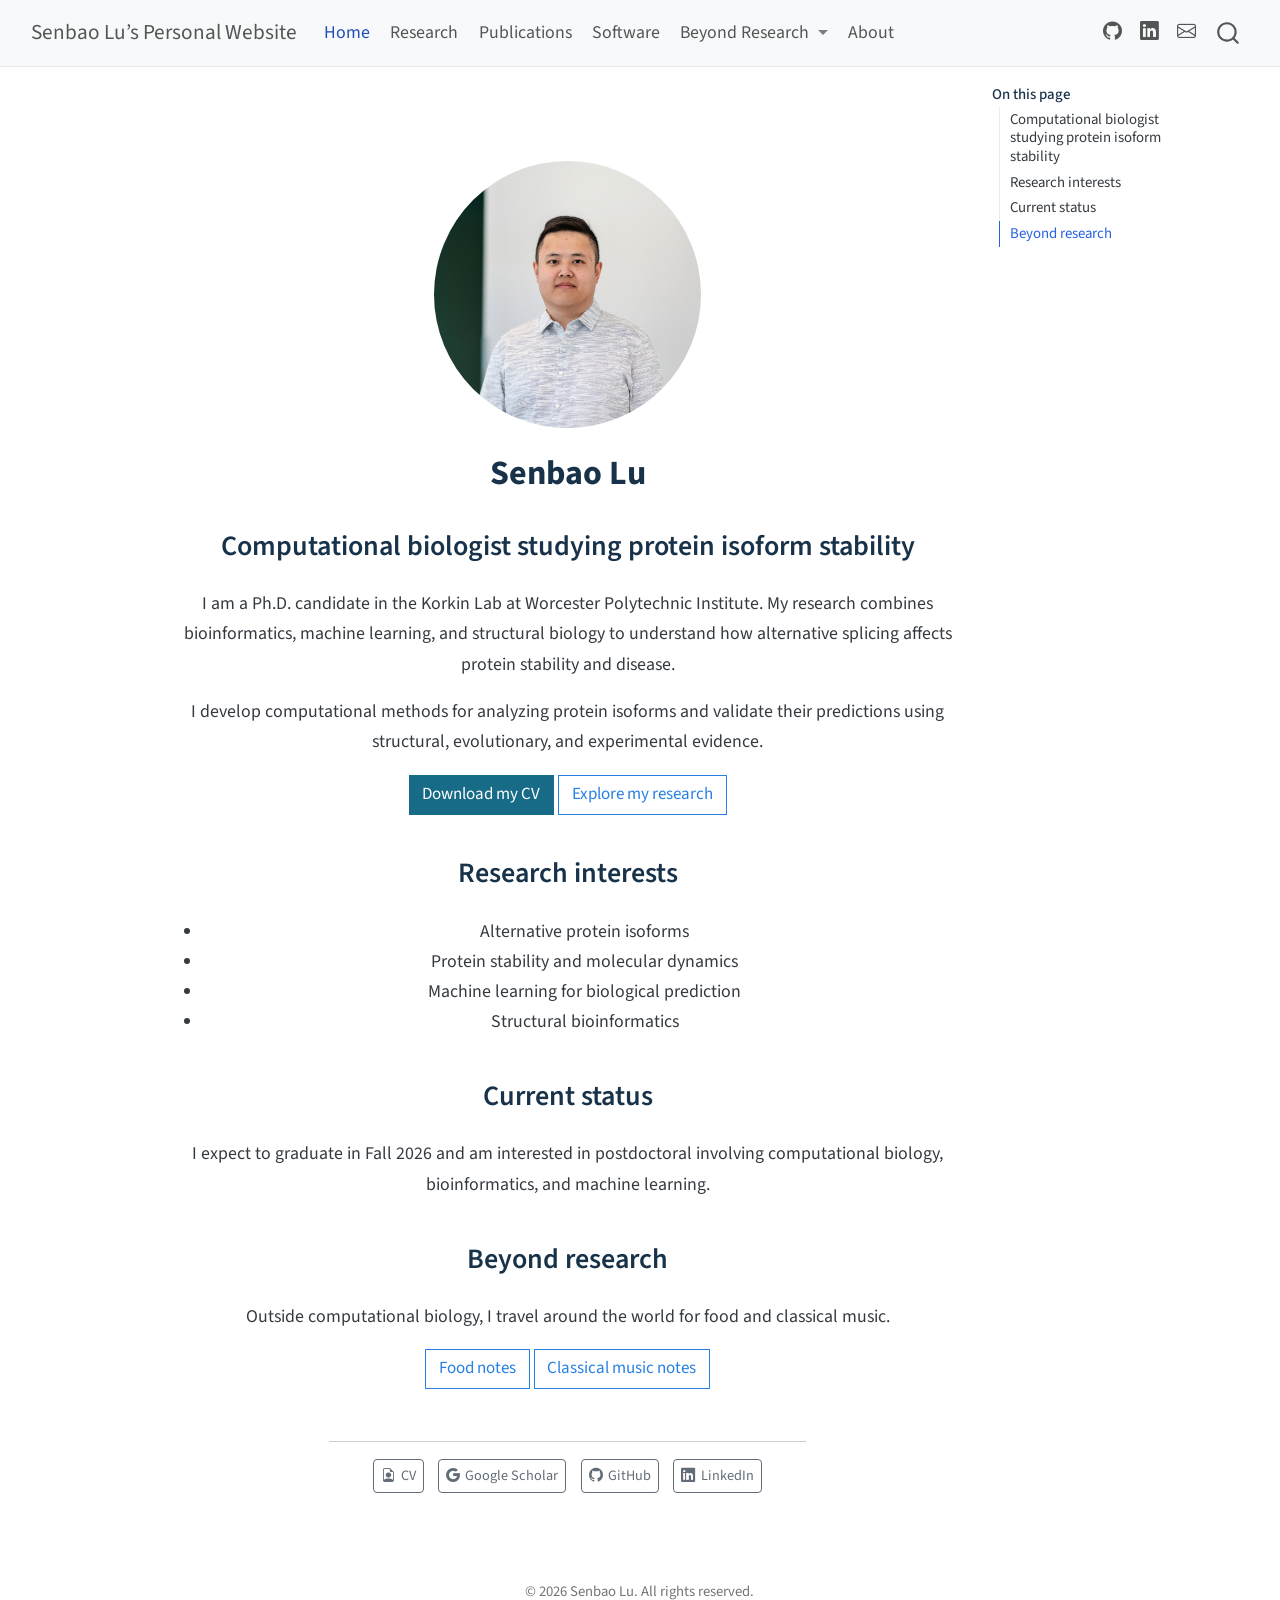
<file: docs/index.html>
<!DOCTYPE html>
<html xmlns="http://www.w3.org/1999/xhtml" lang="en" xml:lang="en"><head>

<meta charset="utf-8">
<meta name="generator" content="quarto-1.10.18">

<meta name="viewport" content="width=device-width, initial-scale=1.0, user-scalable=yes">


<title>Senbao Lu – Senbao Lu’s Personal Website</title>
<style>
/* Default styles provided by pandoc.
** See https://pandoc.org/MANUAL.html#variables-for-html for config info.
*/
span.smallcaps{font-variant: small-caps;}
div.columns{display: flex; gap: 1.5em;}
div.column{flex: auto;}
@media screen {
div.columns{gap: min(4vw, 1.5em);}
div.column{overflow-x: auto;}
}
div.hanging-indent{margin-left: 1.5em; text-indent: -1.5em;}
ul.task-list{list-style: none;}
ul.task-list li input[type="checkbox"] {
  width: 0.8em;
  margin: 0 0.8em 0.2em -1em; /* quarto-specific, see https://github.com/quarto-dev/quarto-cli/issues/4556 */ 
  vertical-align: middle;
}
</style>


<script src="site_libs/quarto-nav/quarto-nav.js"></script>
<script src="site_libs/quarto-nav/headroom.min.js"></script>
<script src="site_libs/clipboard/clipboard.min.js"></script>
<script src="site_libs/quarto-search/autocomplete.umd.js"></script>
<script src="site_libs/quarto-search/fuse.min.js"></script>
<script src="site_libs/quarto-search/quarto-search.js"></script>
<meta name="quarto:offset" content="./">
<script src="site_libs/quarto-html/quarto.js" type="module"></script>
<script src="site_libs/quarto-html/tabsets/tabsets.js" type="module"></script>
<script src="site_libs/quarto-html/popper.min.js"></script>
<script src="site_libs/quarto-html/tippy.umd.min.js"></script>
<link href="site_libs/quarto-html/tippy.css" rel="stylesheet">
<link href="site_libs/quarto-html/quarto-syntax-highlighting-64a204ab8560d761af7679ceaba22944.css" rel="stylesheet" id="quarto-text-highlighting-styles">
<script src="site_libs/bootstrap/bootstrap.min.js"></script>
<link href="site_libs/bootstrap/bootstrap-icons.css" rel="stylesheet">
<link href="site_libs/bootstrap/bootstrap-445b8638c3d06994fee0907d791121c4.min.css" rel="stylesheet" append-hash="true" id="quarto-bootstrap" data-mode="light">
<script id="quarto-search-options" type="application/json">{
  "location": "navbar",
  "copy-button": false,
  "collapse-after": 3,
  "panel-placement": "end",
  "type": "overlay",
  "limit": 50,
  "keyboard-shortcut": [
    "f",
    "/",
    "s"
  ],
  "show-item-context": false,
  "language": {
    "search-no-results-text": "No results",
    "search-matching-documents-text": "matching documents",
    "search-copy-link-title": "Copy link to search",
    "search-hide-matches-text": "Hide additional matches",
    "search-more-match-text": "more match in this document",
    "search-more-matches-text": "more matches in this document",
    "search-clear-button-title": "Clear",
    "search-text-placeholder": "",
    "search-detached-cancel-button-title": "Cancel",
    "search-submit-button-title": "Submit",
    "search-label": "Search"
  }
}</script>
<style>html{ scroll-behavior: smooth; }</style>


<link rel="stylesheet" href="styles.css">
</head>

<body class="nav-fixed quarto-light">

<div id="quarto-search-results"></div>
  <header id="quarto-header" class="headroom fixed-top">
    <nav class="navbar navbar-expand-lg " data-bs-theme="dark">
      <div class="navbar-container container-fluid">
      <div class="navbar-brand-container mx-auto">
    <a class="navbar-brand" href="./index.html">
    <span class="navbar-title">Senbao Lu’s Personal Website</span>
    </a>
  </div>
            <div id="quarto-search" class="" title="Search"></div>
          <button class="navbar-toggler" type="button" data-bs-toggle="collapse" data-bs-target="#navbarCollapse" aria-controls="navbarCollapse" role="menu" aria-expanded="false" aria-label="Toggle navigation" onclick="if (window.quartoToggleHeadroom) { window.quartoToggleHeadroom(); }">
  <span class="navbar-toggler-icon"></span>
</button>
          <div class="collapse navbar-collapse" id="navbarCollapse">
            <ul class="navbar-nav navbar-nav-scroll me-auto">
  <li class="nav-item">
    <a class="nav-link active" href="./index.html" aria-current="page"> 
<span class="menu-text">Home</span></a>
  </li>  
  <li class="nav-item">
    <a class="nav-link" href="./research.html"> 
<span class="menu-text">Research</span></a>
  </li>  
  <li class="nav-item">
    <a class="nav-link" href="./publications.html"> 
<span class="menu-text">Publications</span></a>
  </li>  
  <li class="nav-item">
    <a class="nav-link" href="./software.html"> 
<span class="menu-text">Software</span></a>
  </li>  
  <li class="nav-item dropdown ">
    <a class="nav-link dropdown-toggle" href="#" id="nav-menu-beyond-research" role="link" data-bs-toggle="dropdown" aria-expanded="false">
 <span class="menu-text">Beyond Research</span>
    </a>
    <ul class="dropdown-menu" aria-labelledby="nav-menu-beyond-research">    
        <li>
    <a class="dropdown-item" href="./food/index.html">
 <span class="dropdown-text">Food</span></a>
  </li>  
        <li>
    <a class="dropdown-item" href="./music/index.html">
 <span class="dropdown-text">Classical Music</span></a>
  </li>  
    </ul>
  </li>
  <li class="nav-item">
    <a class="nav-link" href="./about.html"> 
<span class="menu-text">About</span></a>
  </li>  
</ul>
            <ul class="navbar-nav navbar-nav-scroll ms-auto">
  <li class="nav-item compact">
    <a class="nav-link" href="https://github.com/samlux"> <i class="bi bi-github" role="img">
</i> 
<span class="menu-text"></span></a>
  </li>  
  <li class="nav-item compact">
    <a class="nav-link" href="https://www.linkedin.com/in/senbaolu"> <i class="bi bi-linkedin" role="img">
</i> 
<span class="menu-text"></span></a>
  </li>  
  <li class="nav-item compact">
    <a class="nav-link" href="mailto:slu3@wpi.edu"> <i class="bi bi-envelope" role="img">
</i> 
<span class="menu-text"></span></a>
  </li>  
</ul>
          </div> <!-- /navcollapse -->
            <div class="quarto-navbar-tools">
</div>
      </div> <!-- /container-fluid -->
    </nav>
</header>
<!-- content -->
<div id="quarto-content" class="quarto-container page-columns page-rows-contents page-layout-article page-navbar">
<!-- sidebar -->
<!-- margin-sidebar -->
    <div id="quarto-margin-sidebar" class="sidebar margin-sidebar">
        <nav id="TOC" role="doc-toc" class="toc-active">
    <h2 id="toc-title">On this page</h2>
  <ul>
  <li><a href="#computational-biologist-studying-protein-isoform-stability" id="toc-computational-biologist-studying-protein-isoform-stability" class="nav-link active" data-scroll-target="#computational-biologist-studying-protein-isoform-stability">Computational biologist studying protein isoform stability</a></li>
  <li><a href="#research-interests" id="toc-research-interests" class="nav-link" data-scroll-target="#research-interests">Research interests</a></li>
  <li><a href="#current-status" id="toc-current-status" class="nav-link" data-scroll-target="#current-status">Current status</a></li>
  <li><a href="#beyond-research" id="toc-beyond-research" class="nav-link" data-scroll-target="#beyond-research">Beyond research</a></li>
  </ul>
</nav>
    </div>
<!-- main -->
<div class="quarto-about-jolla">
  <img src="images/Headshot.JPG" class="about-image
  round " style="height: 15em; width: 15em;">
 <header id="title-block-header" class="quarto-title-block default">
<div class="quarto-title">
<h1 class="title">Senbao Lu</h1>
</div>
<div class="quarto-title-meta">
  </div>
</header><main class="content" id="quarto-document-content">

<section id="computational-biologist-studying-protein-isoform-stability" class="level2">
<h2 data-anchor-id="computational-biologist-studying-protein-isoform-stability">Computational biologist studying protein isoform stability</h2>
<p>I am a Ph.D.&nbsp;candidate in the Korkin Lab at Worcester Polytechnic Institute. My research combines bioinformatics, machine learning, and structural biology to understand how alternative splicing affects protein stability and disease.</p>
<p>I develop computational methods for analyzing protein isoforms and validate their predictions using structural, evolutionary, and experimental evidence.</p>
<p><a href="files/SenbaoLu_CV.pdf" class="btn btn-primary">Download my CV</a> <a href="./research.html" class="btn btn-outline-primary">Explore my research</a></p>
</section>
<section id="research-interests" class="level2">
<h2 data-anchor-id="research-interests">Research interests</h2>
<ul>
<li>Alternative protein isoforms</li>
<li>Protein stability and molecular dynamics</li>
<li>Machine learning for biological prediction</li>
<li>Structural bioinformatics</li>
</ul>
</section>
<section id="current-status" class="level2">
<h2 data-anchor-id="current-status">Current status</h2>
<p>I expect to graduate in Fall 2026 and am interested in postdoctoral involving computational biology, bioinformatics, and machine learning.</p>
</section>
<section id="beyond-research" class="level2">
<h2 data-anchor-id="beyond-research">Beyond research</h2>
<p>Outside computational biology, I travel around the world for food and classical music.</p>
<p><a href="./food/index.html" class="btn btn-outline-primary">Food notes</a> <a href="./music/index.html" class="btn btn-outline-primary">Classical music notes</a></p>


</section>
</main> 
  <hr class="about-sep">
   <div class="about-links">
  <a href="/files/SenbaoLu_CV.pdf" class="about-link" rel="" target="">
    <i class="bi bi-file-earmark-person"></i>
     <span class="about-link-text">CV</span>
  </a>
  <a href="https://scholar.google.com/citations?user=M4q8jucAAAAJ&amp;hl=en" class="about-link" rel="" target="">
    <i class="bi bi-google"></i>
     <span class="about-link-text">Google Scholar</span>
  </a>
  <a href="https://github.com/samlux" class="about-link" rel="" target="">
    <i class="bi bi-github"></i>
     <span class="about-link-text">GitHub</span>
  </a>
  <a href="https://www.linkedin.com/in/senbaolu" class="about-link" rel="" target="">
    <i class="bi bi-linkedin"></i>
     <span class="about-link-text">LinkedIn</span>
  </a>
</div>
</div>
 <!-- /main -->
<script id="quarto-html-after-body" type="application/javascript">
  window.document.addEventListener("DOMContentLoaded", function (event) {
    const isCodeAnnotation = (el) => {
      for (const clz of el.classList) {
        if (clz.startsWith('code-annotation-')) {                     
          return true;
        }
      }
      return false;
    }
    const onCopySuccess = function(e) {
      // button target
      const button = e.trigger;
      // don't keep focus
      button.blur();
      // flash "checked"
      button.classList.add('code-copy-button-checked');
      var currentTitle = button.getAttribute("title");
      button.setAttribute("title", "Copied!");
      let tooltip;
      if (window.bootstrap) {
        button.setAttribute("data-bs-toggle", "tooltip");
        button.setAttribute("data-bs-placement", "left");
        button.setAttribute("data-bs-title", "Copied!");
        tooltip = new bootstrap.Tooltip(button, 
          { trigger: "manual", 
            customClass: "code-copy-button-tooltip",
            offset: [0, -8]});
        tooltip.show();    
      }
      setTimeout(function() {
        if (tooltip) {
          tooltip.hide();
          button.removeAttribute("data-bs-title");
          button.removeAttribute("data-bs-toggle");
          button.removeAttribute("data-bs-placement");
        }
        button.setAttribute("title", currentTitle);
        button.classList.remove('code-copy-button-checked');
      }, 1000);
      // clear code selection
      e.clearSelection();
    }
    const getTextToCopy = function(trigger) {
      const outerScaffold = trigger.parentElement.cloneNode(true);
      const codeEl = outerScaffold.querySelector('code');
      for (const childEl of codeEl.children) {
        if (isCodeAnnotation(childEl)) {
          childEl.remove();
        }
      }
      return codeEl.innerText;
    }
    const clipboard = new window.ClipboardJS('.code-copy-button:not([data-in-quarto-modal])', {
      text: getTextToCopy
    });
    clipboard.on('success', onCopySuccess);
    if (window.document.getElementById('quarto-embedded-source-code-modal')) {
      const clipboardModal = new window.ClipboardJS('.code-copy-button[data-in-quarto-modal]', {
        text: getTextToCopy,
        container: window.document.getElementById('quarto-embedded-source-code-modal')
      });
      clipboardModal.on('success', onCopySuccess);
    }
      var localhostRegex = new RegExp(/^(?:http|https):\/\/localhost\:?[0-9]*\//);
      var mailtoRegex = new RegExp(/^mailto:/);
        var filterRegex = new RegExp('/' + window.location.host + '/');
      var isInternal = (href) => {
          return filterRegex.test(href) || localhostRegex.test(href) || mailtoRegex.test(href);
      }
      // Inspect non-navigation links and adorn them if external
     var links = window.document.querySelectorAll('a[href]:not(.nav-link):not(.navbar-brand):not(.toc-action):not(.sidebar-link):not(.sidebar-item-toggle):not(.pagination-link):not(.no-external):not([aria-hidden]):not(.dropdown-item):not(.quarto-navigation-tool):not(.about-link)');
      for (var i=0; i<links.length; i++) {
        const link = links[i];
        if (!isInternal(link.href)) {
          // undo the damage that might have been done by quarto-nav.js in the case of
          // links that we want to consider external
          if (link.dataset.originalHref !== undefined) {
            link.href = link.dataset.originalHref;
          }
        }
      }
    function tippyHover(el, contentFn, onTriggerFn, onUntriggerFn) {
      const config = {
        allowHTML: true,
        maxWidth: 500,
        delay: 100,
        arrow: false,
        appendTo: function(el) {
            return el.parentElement;
        },
        interactive: true,
        interactiveBorder: 10,
        theme: 'quarto',
        placement: 'bottom-start',
      };
      if (contentFn) {
        config.content = contentFn;
      }
      if (onTriggerFn) {
        config.onTrigger = onTriggerFn;
      }
      if (onUntriggerFn) {
        config.onUntrigger = onUntriggerFn;
      }
      window.tippy(el, config); 
    }
    const noterefs = window.document.querySelectorAll('a[role="doc-noteref"]');
    for (var i=0; i<noterefs.length; i++) {
      const ref = noterefs[i];
      tippyHover(ref, function() {
        // use id or data attribute instead here
        let href = ref.getAttribute('data-footnote-href') || ref.getAttribute('href');
        try { href = new URL(href).hash; } catch {}
        const id = href.replace(/^#\/?/, "");
        const note = window.document.getElementById(id);
        if (note) {
          return note.innerHTML;
        } else {
          return "";
        }
      });
    }
    const xrefs = window.document.querySelectorAll('a.quarto-xref');
    const processXRef = (id, note) => {
      // Strip column container classes
      const stripColumnClz = (el) => {
        el.classList.remove("page-full", "page-columns");
        if (el.children) {
          for (const child of el.children) {
            stripColumnClz(child);
          }
        }
      }
      stripColumnClz(note)
      if (id === null || id.startsWith('sec-')) {
        // Special case sections, only their first couple elements
        const container = document.createElement("div");
        if (note.children && note.children.length > 2) {
          container.appendChild(note.children[0].cloneNode(true));
          for (let i = 1; i < note.children.length; i++) {
            const child = note.children[i];
            if (child.tagName === "P" && child.innerText === "") {
              continue;
            } else {
              container.appendChild(child.cloneNode(true));
              break;
            }
          }
          if (window.Quarto?.typesetMath) {
            window.Quarto.typesetMath(container);
          }
          return container.innerHTML
        } else {
          if (window.Quarto?.typesetMath) {
            window.Quarto.typesetMath(note);
          }
          return note.innerHTML;
        }
      } else {
        // Remove any anchor links if they are present
        const anchorLink = note.querySelector('a.anchorjs-link');
        if (anchorLink) {
          anchorLink.remove();
        }
        if (window.Quarto?.typesetMath) {
          window.Quarto.typesetMath(note);
        }
        if (note.classList.contains("callout")) {
          return note.outerHTML;
        } else {
          return note.innerHTML;
        }
      }
    }
    for (var i=0; i<xrefs.length; i++) {
      const xref = xrefs[i];
      tippyHover(xref, undefined, function(instance) {
        instance.disable();
        let url = xref.getAttribute('href');
        let hash = undefined; 
        if (url.startsWith('#')) {
          hash = url;
        } else {
          try { hash = new URL(url).hash; } catch {}
        }
        if (hash) {
          const id = hash.replace(/^#\/?/, "");
          const note = window.document.getElementById(id);
          if (note !== null) {
            try {
              const html = processXRef(id, note.cloneNode(true));
              instance.setContent(html);
            } finally {
              instance.enable();
              instance.show();
            }
          } else {
            // See if we can fetch this
            fetch(url.split('#')[0])
            .then(res => res.text())
            .then(html => {
              const parser = new DOMParser();
              const htmlDoc = parser.parseFromString(html, "text/html");
              const note = htmlDoc.getElementById(id);
              if (note !== null) {
                const html = processXRef(id, note);
                instance.setContent(html);
              } 
            }).finally(() => {
              instance.enable();
              instance.show();
            });
          }
        } else {
          // See if we can fetch a full url (with no hash to target)
          // This is a special case and we should probably do some content thinning / targeting
          fetch(url)
          .then(res => res.text())
          .then(html => {
            const parser = new DOMParser();
            const htmlDoc = parser.parseFromString(html, "text/html");
            const note = htmlDoc.querySelector('main.content');
            if (note !== null) {
              // This should only happen for chapter cross references
              // (since there is no id in the URL)
              // remove the first header
              if (note.children.length > 0 && note.children[0].tagName === "HEADER") {
                note.children[0].remove();
              }
              const html = processXRef(null, note);
              instance.setContent(html);
            } 
          }).finally(() => {
            instance.enable();
            instance.show();
          });
        }
      }, function(instance) {
      });
    }
        let selectedAnnoteEl;
        const selectorForAnnotation = ( cell, annotation) => {
          let cellAttr = 'data-code-cell="' + cell + '"';
          let lineAttr = 'data-code-annotation="' +  annotation + '"';
          const selector = 'span[' + cellAttr + '][' + lineAttr + ']';
          return selector;
        }
        const selectCodeLines = (annoteEl) => {
          const doc = window.document;
          const targetCell = annoteEl.getAttribute("data-target-cell");
          const targetAnnotation = annoteEl.getAttribute("data-target-annotation");
          const annoteSpan = window.document.querySelector(selectorForAnnotation(targetCell, targetAnnotation));
          const lines = annoteSpan.getAttribute("data-code-lines").split(",");
          const lineIds = lines.map((line) => {
            return targetCell + "-" + line;
          })
          let top = null;
          let height = null;
          let parent = null;
          if (lineIds.length > 0) {
              //compute the position of the single el (top and bottom and make a div)
              const el = window.document.getElementById(lineIds[0]);
              top = el.offsetTop;
              height = el.offsetHeight;
              parent = el.parentElement.parentElement;
            if (lineIds.length > 1) {
              const lastEl = window.document.getElementById(lineIds[lineIds.length - 1]);
              const bottom = lastEl.offsetTop + lastEl.offsetHeight;
              height = bottom - top;
            }
            if (top !== null && height !== null && parent !== null) {
              // cook up a div (if necessary) and position it 
              let div = window.document.getElementById("code-annotation-line-highlight");
              if (div === null) {
                div = window.document.createElement("div");
                div.setAttribute("id", "code-annotation-line-highlight");
                div.style.position = 'absolute';
                parent.appendChild(div);
              }
              div.style.top = top - 2 + "px";
              div.style.height = height + 4 + "px";
              div.style.left = 0;
              let gutterDiv = window.document.getElementById("code-annotation-line-highlight-gutter");
              if (gutterDiv === null) {
                gutterDiv = window.document.createElement("div");
                gutterDiv.setAttribute("id", "code-annotation-line-highlight-gutter");
                gutterDiv.style.position = 'absolute';
                const codeCell = window.document.getElementById(targetCell);
                const gutter = codeCell.querySelector('.code-annotation-gutter');
                gutter.appendChild(gutterDiv);
              }
              gutterDiv.style.top = top - 2 + "px";
              gutterDiv.style.height = height + 4 + "px";
            }
            selectedAnnoteEl = annoteEl;
          }
        };
        const unselectCodeLines = () => {
          const elementsIds = ["code-annotation-line-highlight", "code-annotation-line-highlight-gutter"];
          elementsIds.forEach((elId) => {
            const div = window.document.getElementById(elId);
            if (div) {
              div.remove();
            }
          });
          selectedAnnoteEl = undefined;
        };
          // Handle positioning of the toggle
      window.addEventListener(
        "resize",
        throttle(() => {
          elRect = undefined;
          if (selectedAnnoteEl) {
            selectCodeLines(selectedAnnoteEl);
          }
        }, 10)
      );
      function throttle(fn, ms) {
      let throttle = false;
      let timer;
        return (...args) => {
          if(!throttle) { // first call gets through
              fn.apply(this, args);
              throttle = true;
          } else { // all the others get throttled
              if(timer) clearTimeout(timer); // cancel #2
              timer = setTimeout(() => {
                fn.apply(this, args);
                timer = throttle = false;
              }, ms);
          }
        };
      }
        // Attach click handler to the DT
        const annoteDls = window.document.querySelectorAll('dt[data-target-cell]');
        for (const annoteDlNode of annoteDls) {
          annoteDlNode.addEventListener('click', (event) => {
            const clickedEl = event.target;
            if (clickedEl !== selectedAnnoteEl) {
              unselectCodeLines();
              const activeEl = window.document.querySelector('dt[data-target-cell].code-annotation-active');
              if (activeEl) {
                activeEl.classList.remove('code-annotation-active');
              }
              selectCodeLines(clickedEl);
              clickedEl.classList.add('code-annotation-active');
            } else {
              // Unselect the line
              unselectCodeLines();
              clickedEl.classList.remove('code-annotation-active');
            }
          });
        }
    const findCites = (el) => {
      const parentEl = el.parentElement;
      if (parentEl) {
        const cites = parentEl.dataset.cites;
        if (cites) {
          return {
            el,
            cites: cites.split(' ')
          };
        } else {
          return findCites(el.parentElement)
        }
      } else {
        return undefined;
      }
    };
    var bibliorefs = window.document.querySelectorAll('a[role="doc-biblioref"]');
    for (var i=0; i<bibliorefs.length; i++) {
      const ref = bibliorefs[i];
      const citeInfo = findCites(ref);
      if (citeInfo) {
        tippyHover(citeInfo.el, function() {
          var popup = window.document.createElement('div');
          citeInfo.cites.forEach(function(cite) {
            var citeDiv = window.document.createElement('div');
            citeDiv.classList.add('hanging-indent');
            citeDiv.classList.add('csl-entry');
            var biblioDiv = window.document.getElementById('ref-' + cite);
            if (biblioDiv) {
              citeDiv.innerHTML = biblioDiv.innerHTML;
            }
            popup.appendChild(citeDiv);
          });
          return popup.innerHTML;
        });
      }
    }
  });
  </script>
</div> <!-- /content -->
<footer class="footer">
  <div class="nav-footer">
    <div class="nav-footer-left">
      &nbsp;
    </div>   
    <div class="nav-footer-center">
<p>© 2026 Senbao Lu. All rights reserved.</p>
</div>
    <div class="nav-footer-right">
      &nbsp;
    </div>
  </div>
</footer>




<script src="site_libs/quarto-html/zenscroll-min.js"></script>
</body></html>
</file>
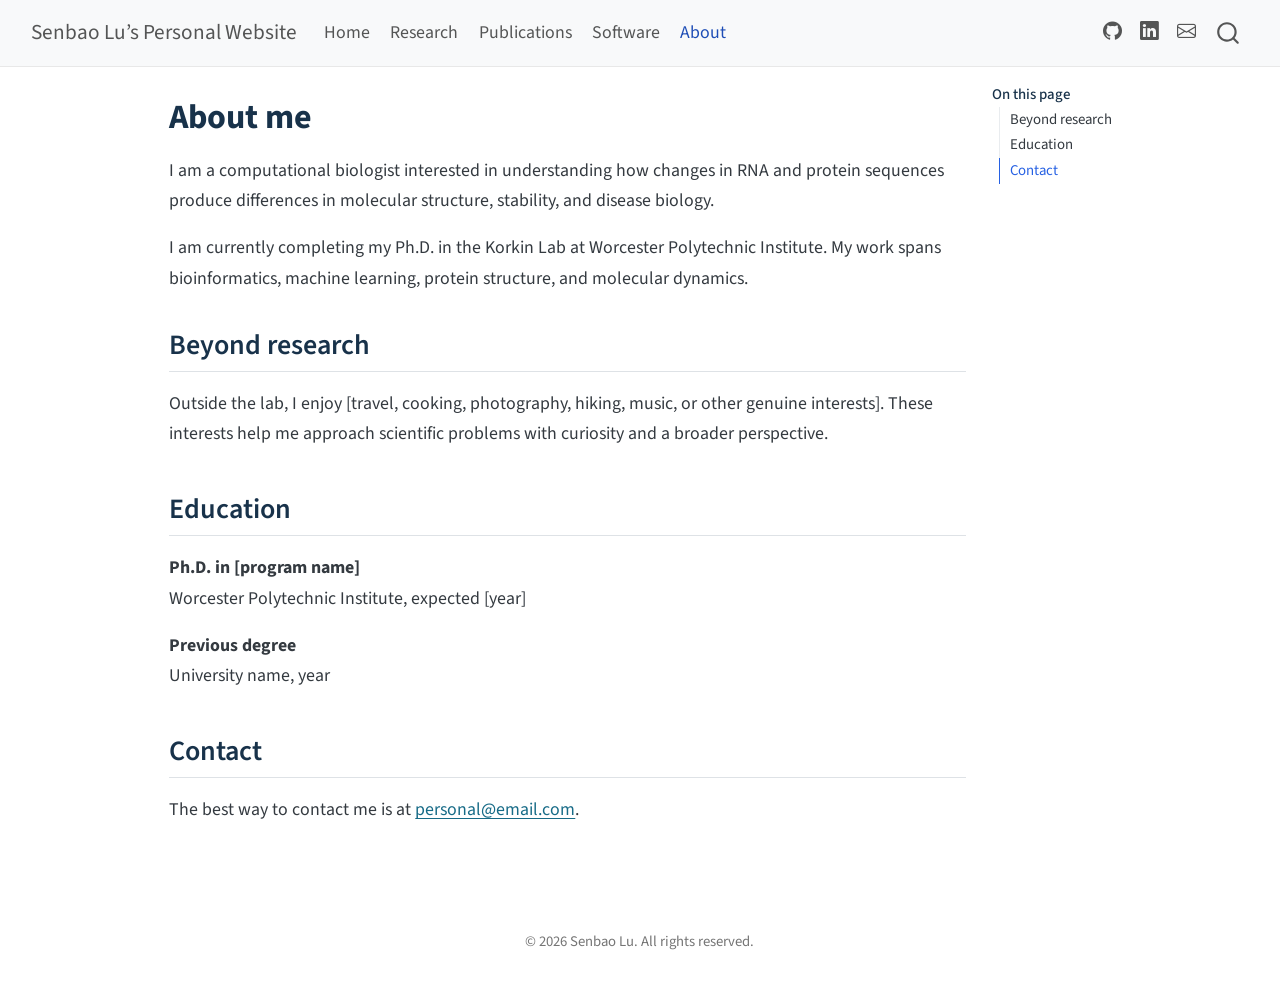
<file: docs/about.html>
<!DOCTYPE html>
<html xmlns="http://www.w3.org/1999/xhtml" lang="en" xml:lang="en"><head>

<meta charset="utf-8">
<meta name="generator" content="quarto-1.10.18">

<meta name="viewport" content="width=device-width, initial-scale=1.0, user-scalable=yes">


<title>About me – Senbao Lu’s Personal Website</title>
<style>
/* Default styles provided by pandoc.
** See https://pandoc.org/MANUAL.html#variables-for-html for config info.
*/
span.smallcaps{font-variant: small-caps;}
div.columns{display: flex; gap: 1.5em;}
div.column{flex: auto;}
@media screen {
div.columns{gap: min(4vw, 1.5em);}
div.column{overflow-x: auto;}
}
div.hanging-indent{margin-left: 1.5em; text-indent: -1.5em;}
ul.task-list{list-style: none;}
ul.task-list li input[type="checkbox"] {
  width: 0.8em;
  margin: 0 0.8em 0.2em -1em; /* quarto-specific, see https://github.com/quarto-dev/quarto-cli/issues/4556 */ 
  vertical-align: middle;
}
</style>


<script src="site_libs/quarto-nav/quarto-nav.js"></script>
<script src="site_libs/quarto-nav/headroom.min.js"></script>
<script src="site_libs/clipboard/clipboard.min.js"></script>
<script src="site_libs/quarto-search/autocomplete.umd.js"></script>
<script src="site_libs/quarto-search/fuse.min.js"></script>
<script src="site_libs/quarto-search/quarto-search.js"></script>
<meta name="quarto:offset" content="./">
<script src="site_libs/quarto-html/quarto.js" type="module"></script>
<script src="site_libs/quarto-html/tabsets/tabsets.js" type="module"></script>
<script src="site_libs/quarto-html/popper.min.js"></script>
<script src="site_libs/quarto-html/tippy.umd.min.js"></script>
<script src="site_libs/quarto-html/anchor.min.js"></script>
<link href="site_libs/quarto-html/tippy.css" rel="stylesheet">
<link href="site_libs/quarto-html/quarto-syntax-highlighting-64a204ab8560d761af7679ceaba22944.css" rel="stylesheet" id="quarto-text-highlighting-styles">
<script src="site_libs/bootstrap/bootstrap.min.js"></script>
<link href="site_libs/bootstrap/bootstrap-icons.css" rel="stylesheet">
<link href="site_libs/bootstrap/bootstrap-445b8638c3d06994fee0907d791121c4.min.css" rel="stylesheet" append-hash="true" id="quarto-bootstrap" data-mode="light">
<script id="quarto-search-options" type="application/json">{
  "location": "navbar",
  "copy-button": false,
  "collapse-after": 3,
  "panel-placement": "end",
  "type": "overlay",
  "limit": 50,
  "keyboard-shortcut": [
    "f",
    "/",
    "s"
  ],
  "show-item-context": false,
  "language": {
    "search-no-results-text": "No results",
    "search-matching-documents-text": "matching documents",
    "search-copy-link-title": "Copy link to search",
    "search-hide-matches-text": "Hide additional matches",
    "search-more-match-text": "more match in this document",
    "search-more-matches-text": "more matches in this document",
    "search-clear-button-title": "Clear",
    "search-text-placeholder": "",
    "search-detached-cancel-button-title": "Cancel",
    "search-submit-button-title": "Submit",
    "search-label": "Search"
  }
}</script>
<style>html{ scroll-behavior: smooth; }</style>


<link rel="stylesheet" href="styles.css">
</head>

<body class="nav-fixed quarto-light">

<div id="quarto-search-results"></div>
  <header id="quarto-header" class="headroom fixed-top">
    <nav class="navbar navbar-expand-lg " data-bs-theme="dark">
      <div class="navbar-container container-fluid">
      <div class="navbar-brand-container mx-auto">
    <a class="navbar-brand" href="./index.html">
    <span class="navbar-title">Senbao Lu’s Personal Website</span>
    </a>
  </div>
            <div id="quarto-search" class="" title="Search"></div>
          <button class="navbar-toggler" type="button" data-bs-toggle="collapse" data-bs-target="#navbarCollapse" aria-controls="navbarCollapse" role="menu" aria-expanded="false" aria-label="Toggle navigation" onclick="if (window.quartoToggleHeadroom) { window.quartoToggleHeadroom(); }">
  <span class="navbar-toggler-icon"></span>
</button>
          <div class="collapse navbar-collapse" id="navbarCollapse">
            <ul class="navbar-nav navbar-nav-scroll me-auto">
  <li class="nav-item">
    <a class="nav-link" href="./index.html"> 
<span class="menu-text">Home</span></a>
  </li>  
  <li class="nav-item">
    <a class="nav-link" href="./research.html"> 
<span class="menu-text">Research</span></a>
  </li>  
  <li class="nav-item">
    <a class="nav-link" href="./publications.html"> 
<span class="menu-text">Publications</span></a>
  </li>  
  <li class="nav-item">
    <a class="nav-link" href="./software.html"> 
<span class="menu-text">Software</span></a>
  </li>  
  <li class="nav-item">
    <a class="nav-link active" href="./about.html" aria-current="page"> 
<span class="menu-text">About</span></a>
  </li>  
</ul>
            <ul class="navbar-nav navbar-nav-scroll ms-auto">
  <li class="nav-item compact">
    <a class="nav-link" href="https://github.com/samlux"> <i class="bi bi-github" role="img">
</i> 
<span class="menu-text"></span></a>
  </li>  
  <li class="nav-item compact">
    <a class="nav-link" href="https://www.linkedin.com/in/senbaolu"> <i class="bi bi-linkedin" role="img">
</i> 
<span class="menu-text"></span></a>
  </li>  
  <li class="nav-item compact">
    <a class="nav-link" href="mailto:slu3@wpi.edu"> <i class="bi bi-envelope" role="img">
</i> 
<span class="menu-text"></span></a>
  </li>  
</ul>
          </div> <!-- /navcollapse -->
            <div class="quarto-navbar-tools">
</div>
      </div> <!-- /container-fluid -->
    </nav>
</header>
<!-- content -->
<div id="quarto-content" class="quarto-container page-columns page-rows-contents page-layout-article page-navbar">
<!-- sidebar -->
<!-- margin-sidebar -->
    <div id="quarto-margin-sidebar" class="sidebar margin-sidebar">
        <nav id="TOC" role="doc-toc" class="toc-active">
    <h2 id="toc-title">On this page</h2>
   
  <ul>
  <li><a href="#beyond-research" id="toc-beyond-research" class="nav-link active" data-scroll-target="#beyond-research">Beyond research</a></li>
  <li><a href="#education" id="toc-education" class="nav-link" data-scroll-target="#education">Education</a></li>
  <li><a href="#contact" id="toc-contact" class="nav-link" data-scroll-target="#contact">Contact</a></li>
  </ul>
</nav>
    </div>
<!-- main -->
<main class="content" id="quarto-document-content">

<header id="title-block-header" class="quarto-title-block default">
<div class="quarto-title">
<h1 class="title">About me</h1>
</div>



<div class="quarto-title-meta">

    
  
    
  </div>
  


</header>


<p>I am a computational biologist interested in understanding how changes in RNA and protein sequences produce differences in molecular structure, stability, and disease biology.</p>
<p>I am currently completing my Ph.D.&nbsp;in the Korkin Lab at Worcester Polytechnic Institute. My work spans bioinformatics, machine learning, protein structure, and molecular dynamics.</p>
<section id="beyond-research" class="level2">
<h2 class="anchored" data-anchor-id="beyond-research">Beyond research</h2>
<p>Outside the lab, I enjoy [travel, cooking, photography, hiking, music, or other genuine interests]. These interests help me approach scientific problems with curiosity and a broader perspective.</p>
</section>
<section id="education" class="level2">
<h2 class="anchored" data-anchor-id="education">Education</h2>
<p><strong>Ph.D.&nbsp;in [program name]</strong><br>
Worcester Polytechnic Institute, expected [year]</p>
<p><strong>Previous degree</strong><br>
University name, year</p>
</section>
<section id="contact" class="level2">
<h2 class="anchored" data-anchor-id="contact">Contact</h2>
<p>The best way to contact me is at <a href="mailto:personal@email.com">personal@email.com</a>.</p>


</section>

</main> <!-- /main -->
<script id="quarto-html-after-body" type="application/javascript">
  window.document.addEventListener("DOMContentLoaded", function (event) {
    const icon = "";
    const anchorJS = new window.AnchorJS();
    anchorJS.options = {
      placement: 'right',
      icon: icon
    };
    anchorJS.add('.anchored');
    const isCodeAnnotation = (el) => {
      for (const clz of el.classList) {
        if (clz.startsWith('code-annotation-')) {                     
          return true;
        }
      }
      return false;
    }
    const onCopySuccess = function(e) {
      // button target
      const button = e.trigger;
      // don't keep focus
      button.blur();
      // flash "checked"
      button.classList.add('code-copy-button-checked');
      var currentTitle = button.getAttribute("title");
      button.setAttribute("title", "Copied!");
      let tooltip;
      if (window.bootstrap) {
        button.setAttribute("data-bs-toggle", "tooltip");
        button.setAttribute("data-bs-placement", "left");
        button.setAttribute("data-bs-title", "Copied!");
        tooltip = new bootstrap.Tooltip(button, 
          { trigger: "manual", 
            customClass: "code-copy-button-tooltip",
            offset: [0, -8]});
        tooltip.show();    
      }
      setTimeout(function() {
        if (tooltip) {
          tooltip.hide();
          button.removeAttribute("data-bs-title");
          button.removeAttribute("data-bs-toggle");
          button.removeAttribute("data-bs-placement");
        }
        button.setAttribute("title", currentTitle);
        button.classList.remove('code-copy-button-checked');
      }, 1000);
      // clear code selection
      e.clearSelection();
    }
    const getTextToCopy = function(trigger) {
      const outerScaffold = trigger.parentElement.cloneNode(true);
      const codeEl = outerScaffold.querySelector('code');
      for (const childEl of codeEl.children) {
        if (isCodeAnnotation(childEl)) {
          childEl.remove();
        }
      }
      return codeEl.innerText;
    }
    const clipboard = new window.ClipboardJS('.code-copy-button:not([data-in-quarto-modal])', {
      text: getTextToCopy
    });
    clipboard.on('success', onCopySuccess);
    if (window.document.getElementById('quarto-embedded-source-code-modal')) {
      const clipboardModal = new window.ClipboardJS('.code-copy-button[data-in-quarto-modal]', {
        text: getTextToCopy,
        container: window.document.getElementById('quarto-embedded-source-code-modal')
      });
      clipboardModal.on('success', onCopySuccess);
    }
      var localhostRegex = new RegExp(/^(?:http|https):\/\/localhost\:?[0-9]*\//);
      var mailtoRegex = new RegExp(/^mailto:/);
        var filterRegex = new RegExp('/' + window.location.host + '/');
      var isInternal = (href) => {
          return filterRegex.test(href) || localhostRegex.test(href) || mailtoRegex.test(href);
      }
      // Inspect non-navigation links and adorn them if external
     var links = window.document.querySelectorAll('a[href]:not(.nav-link):not(.navbar-brand):not(.toc-action):not(.sidebar-link):not(.sidebar-item-toggle):not(.pagination-link):not(.no-external):not([aria-hidden]):not(.dropdown-item):not(.quarto-navigation-tool):not(.about-link)');
      for (var i=0; i<links.length; i++) {
        const link = links[i];
        if (!isInternal(link.href)) {
          // undo the damage that might have been done by quarto-nav.js in the case of
          // links that we want to consider external
          if (link.dataset.originalHref !== undefined) {
            link.href = link.dataset.originalHref;
          }
        }
      }
    function tippyHover(el, contentFn, onTriggerFn, onUntriggerFn) {
      const config = {
        allowHTML: true,
        maxWidth: 500,
        delay: 100,
        arrow: false,
        appendTo: function(el) {
            return el.parentElement;
        },
        interactive: true,
        interactiveBorder: 10,
        theme: 'quarto',
        placement: 'bottom-start',
      };
      if (contentFn) {
        config.content = contentFn;
      }
      if (onTriggerFn) {
        config.onTrigger = onTriggerFn;
      }
      if (onUntriggerFn) {
        config.onUntrigger = onUntriggerFn;
      }
      window.tippy(el, config); 
    }
    const noterefs = window.document.querySelectorAll('a[role="doc-noteref"]');
    for (var i=0; i<noterefs.length; i++) {
      const ref = noterefs[i];
      tippyHover(ref, function() {
        // use id or data attribute instead here
        let href = ref.getAttribute('data-footnote-href') || ref.getAttribute('href');
        try { href = new URL(href).hash; } catch {}
        const id = href.replace(/^#\/?/, "");
        const note = window.document.getElementById(id);
        if (note) {
          return note.innerHTML;
        } else {
          return "";
        }
      });
    }
    const xrefs = window.document.querySelectorAll('a.quarto-xref');
    const processXRef = (id, note) => {
      // Strip column container classes
      const stripColumnClz = (el) => {
        el.classList.remove("page-full", "page-columns");
        if (el.children) {
          for (const child of el.children) {
            stripColumnClz(child);
          }
        }
      }
      stripColumnClz(note)
      if (id === null || id.startsWith('sec-')) {
        // Special case sections, only their first couple elements
        const container = document.createElement("div");
        if (note.children && note.children.length > 2) {
          container.appendChild(note.children[0].cloneNode(true));
          for (let i = 1; i < note.children.length; i++) {
            const child = note.children[i];
            if (child.tagName === "P" && child.innerText === "") {
              continue;
            } else {
              container.appendChild(child.cloneNode(true));
              break;
            }
          }
          if (window.Quarto?.typesetMath) {
            window.Quarto.typesetMath(container);
          }
          return container.innerHTML
        } else {
          if (window.Quarto?.typesetMath) {
            window.Quarto.typesetMath(note);
          }
          return note.innerHTML;
        }
      } else {
        // Remove any anchor links if they are present
        const anchorLink = note.querySelector('a.anchorjs-link');
        if (anchorLink) {
          anchorLink.remove();
        }
        if (window.Quarto?.typesetMath) {
          window.Quarto.typesetMath(note);
        }
        if (note.classList.contains("callout")) {
          return note.outerHTML;
        } else {
          return note.innerHTML;
        }
      }
    }
    for (var i=0; i<xrefs.length; i++) {
      const xref = xrefs[i];
      tippyHover(xref, undefined, function(instance) {
        instance.disable();
        let url = xref.getAttribute('href');
        let hash = undefined; 
        if (url.startsWith('#')) {
          hash = url;
        } else {
          try { hash = new URL(url).hash; } catch {}
        }
        if (hash) {
          const id = hash.replace(/^#\/?/, "");
          const note = window.document.getElementById(id);
          if (note !== null) {
            try {
              const html = processXRef(id, note.cloneNode(true));
              instance.setContent(html);
            } finally {
              instance.enable();
              instance.show();
            }
          } else {
            // See if we can fetch this
            fetch(url.split('#')[0])
            .then(res => res.text())
            .then(html => {
              const parser = new DOMParser();
              const htmlDoc = parser.parseFromString(html, "text/html");
              const note = htmlDoc.getElementById(id);
              if (note !== null) {
                const html = processXRef(id, note);
                instance.setContent(html);
              } 
            }).finally(() => {
              instance.enable();
              instance.show();
            });
          }
        } else {
          // See if we can fetch a full url (with no hash to target)
          // This is a special case and we should probably do some content thinning / targeting
          fetch(url)
          .then(res => res.text())
          .then(html => {
            const parser = new DOMParser();
            const htmlDoc = parser.parseFromString(html, "text/html");
            const note = htmlDoc.querySelector('main.content');
            if (note !== null) {
              // This should only happen for chapter cross references
              // (since there is no id in the URL)
              // remove the first header
              if (note.children.length > 0 && note.children[0].tagName === "HEADER") {
                note.children[0].remove();
              }
              const html = processXRef(null, note);
              instance.setContent(html);
            } 
          }).finally(() => {
            instance.enable();
            instance.show();
          });
        }
      }, function(instance) {
      });
    }
        let selectedAnnoteEl;
        const selectorForAnnotation = ( cell, annotation) => {
          let cellAttr = 'data-code-cell="' + cell + '"';
          let lineAttr = 'data-code-annotation="' +  annotation + '"';
          const selector = 'span[' + cellAttr + '][' + lineAttr + ']';
          return selector;
        }
        const selectCodeLines = (annoteEl) => {
          const doc = window.document;
          const targetCell = annoteEl.getAttribute("data-target-cell");
          const targetAnnotation = annoteEl.getAttribute("data-target-annotation");
          const annoteSpan = window.document.querySelector(selectorForAnnotation(targetCell, targetAnnotation));
          const lines = annoteSpan.getAttribute("data-code-lines").split(",");
          const lineIds = lines.map((line) => {
            return targetCell + "-" + line;
          })
          let top = null;
          let height = null;
          let parent = null;
          if (lineIds.length > 0) {
              //compute the position of the single el (top and bottom and make a div)
              const el = window.document.getElementById(lineIds[0]);
              top = el.offsetTop;
              height = el.offsetHeight;
              parent = el.parentElement.parentElement;
            if (lineIds.length > 1) {
              const lastEl = window.document.getElementById(lineIds[lineIds.length - 1]);
              const bottom = lastEl.offsetTop + lastEl.offsetHeight;
              height = bottom - top;
            }
            if (top !== null && height !== null && parent !== null) {
              // cook up a div (if necessary) and position it 
              let div = window.document.getElementById("code-annotation-line-highlight");
              if (div === null) {
                div = window.document.createElement("div");
                div.setAttribute("id", "code-annotation-line-highlight");
                div.style.position = 'absolute';
                parent.appendChild(div);
              }
              div.style.top = top - 2 + "px";
              div.style.height = height + 4 + "px";
              div.style.left = 0;
              let gutterDiv = window.document.getElementById("code-annotation-line-highlight-gutter");
              if (gutterDiv === null) {
                gutterDiv = window.document.createElement("div");
                gutterDiv.setAttribute("id", "code-annotation-line-highlight-gutter");
                gutterDiv.style.position = 'absolute';
                const codeCell = window.document.getElementById(targetCell);
                const gutter = codeCell.querySelector('.code-annotation-gutter');
                gutter.appendChild(gutterDiv);
              }
              gutterDiv.style.top = top - 2 + "px";
              gutterDiv.style.height = height + 4 + "px";
            }
            selectedAnnoteEl = annoteEl;
          }
        };
        const unselectCodeLines = () => {
          const elementsIds = ["code-annotation-line-highlight", "code-annotation-line-highlight-gutter"];
          elementsIds.forEach((elId) => {
            const div = window.document.getElementById(elId);
            if (div) {
              div.remove();
            }
          });
          selectedAnnoteEl = undefined;
        };
          // Handle positioning of the toggle
      window.addEventListener(
        "resize",
        throttle(() => {
          elRect = undefined;
          if (selectedAnnoteEl) {
            selectCodeLines(selectedAnnoteEl);
          }
        }, 10)
      );
      function throttle(fn, ms) {
      let throttle = false;
      let timer;
        return (...args) => {
          if(!throttle) { // first call gets through
              fn.apply(this, args);
              throttle = true;
          } else { // all the others get throttled
              if(timer) clearTimeout(timer); // cancel #2
              timer = setTimeout(() => {
                fn.apply(this, args);
                timer = throttle = false;
              }, ms);
          }
        };
      }
        // Attach click handler to the DT
        const annoteDls = window.document.querySelectorAll('dt[data-target-cell]');
        for (const annoteDlNode of annoteDls) {
          annoteDlNode.addEventListener('click', (event) => {
            const clickedEl = event.target;
            if (clickedEl !== selectedAnnoteEl) {
              unselectCodeLines();
              const activeEl = window.document.querySelector('dt[data-target-cell].code-annotation-active');
              if (activeEl) {
                activeEl.classList.remove('code-annotation-active');
              }
              selectCodeLines(clickedEl);
              clickedEl.classList.add('code-annotation-active');
            } else {
              // Unselect the line
              unselectCodeLines();
              clickedEl.classList.remove('code-annotation-active');
            }
          });
        }
    const findCites = (el) => {
      const parentEl = el.parentElement;
      if (parentEl) {
        const cites = parentEl.dataset.cites;
        if (cites) {
          return {
            el,
            cites: cites.split(' ')
          };
        } else {
          return findCites(el.parentElement)
        }
      } else {
        return undefined;
      }
    };
    var bibliorefs = window.document.querySelectorAll('a[role="doc-biblioref"]');
    for (var i=0; i<bibliorefs.length; i++) {
      const ref = bibliorefs[i];
      const citeInfo = findCites(ref);
      if (citeInfo) {
        tippyHover(citeInfo.el, function() {
          var popup = window.document.createElement('div');
          citeInfo.cites.forEach(function(cite) {
            var citeDiv = window.document.createElement('div');
            citeDiv.classList.add('hanging-indent');
            citeDiv.classList.add('csl-entry');
            var biblioDiv = window.document.getElementById('ref-' + cite);
            if (biblioDiv) {
              citeDiv.innerHTML = biblioDiv.innerHTML;
            }
            popup.appendChild(citeDiv);
          });
          return popup.innerHTML;
        });
      }
    }
  });
  </script>
</div> <!-- /content -->
<footer class="footer">
  <div class="nav-footer">
    <div class="nav-footer-left">
      &nbsp;
    </div>   
    <div class="nav-footer-center">
<p>© 2026 Senbao Lu. All rights reserved.</p>
</div>
    <div class="nav-footer-right">
      &nbsp;
    </div>
  </div>
</footer>




<script src="site_libs/quarto-html/zenscroll-min.js"></script>
</body></html>
</file>
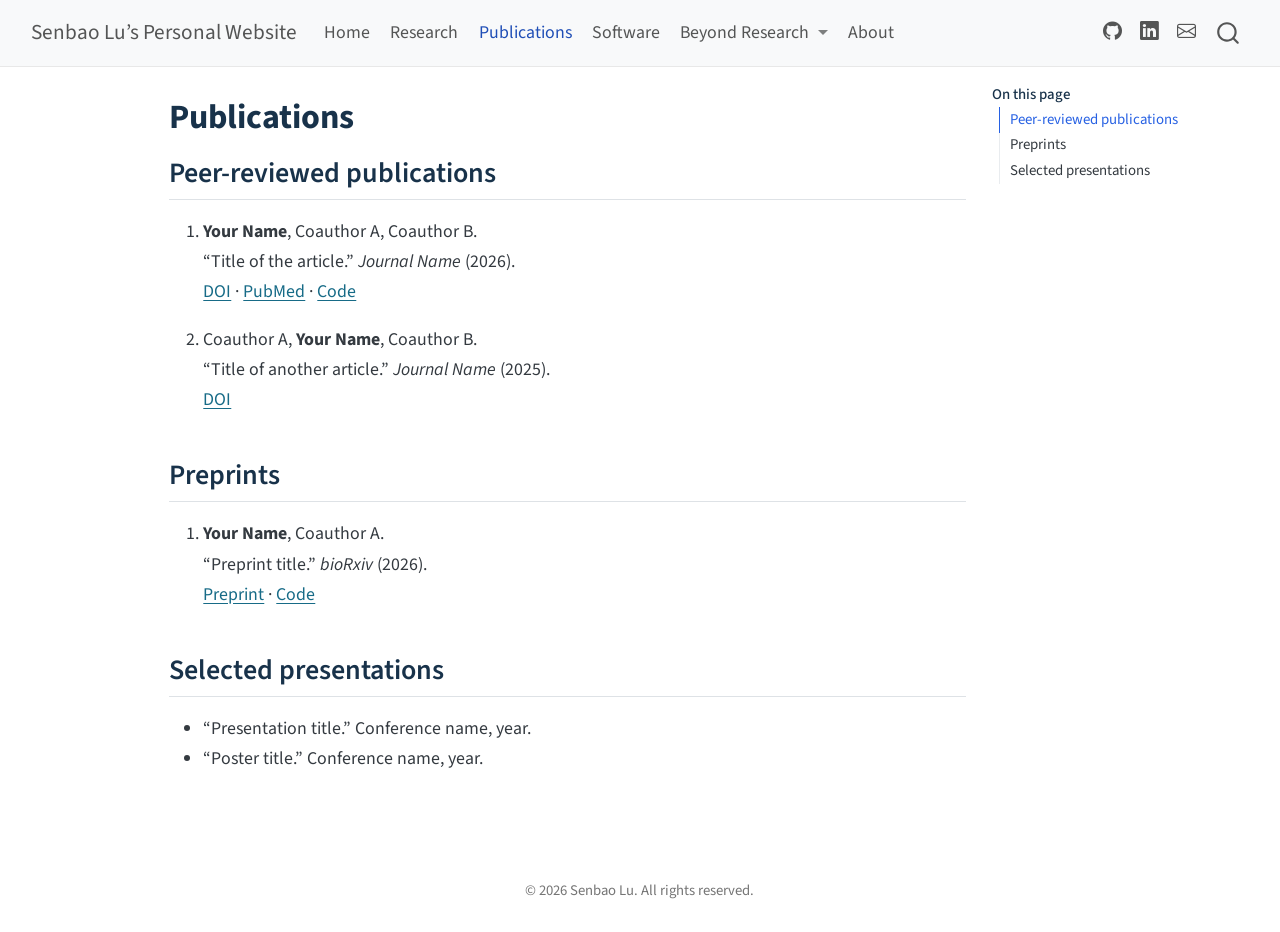
<file: docs/publications.html>
<!DOCTYPE html>
<html xmlns="http://www.w3.org/1999/xhtml" lang="en" xml:lang="en"><head>

<meta charset="utf-8">
<meta name="generator" content="quarto-1.10.18">

<meta name="viewport" content="width=device-width, initial-scale=1.0, user-scalable=yes">


<title>Publications – Senbao Lu’s Personal Website</title>
<style>
/* Default styles provided by pandoc.
** See https://pandoc.org/MANUAL.html#variables-for-html for config info.
*/
span.smallcaps{font-variant: small-caps;}
div.columns{display: flex; gap: 1.5em;}
div.column{flex: auto;}
@media screen {
div.columns{gap: min(4vw, 1.5em);}
div.column{overflow-x: auto;}
}
div.hanging-indent{margin-left: 1.5em; text-indent: -1.5em;}
ul.task-list{list-style: none;}
ul.task-list li input[type="checkbox"] {
  width: 0.8em;
  margin: 0 0.8em 0.2em -1em; /* quarto-specific, see https://github.com/quarto-dev/quarto-cli/issues/4556 */ 
  vertical-align: middle;
}
</style>


<script src="site_libs/quarto-nav/quarto-nav.js"></script>
<script src="site_libs/quarto-nav/headroom.min.js"></script>
<script src="site_libs/clipboard/clipboard.min.js"></script>
<script src="site_libs/quarto-search/autocomplete.umd.js"></script>
<script src="site_libs/quarto-search/fuse.min.js"></script>
<script src="site_libs/quarto-search/quarto-search.js"></script>
<meta name="quarto:offset" content="./">
<script src="site_libs/quarto-html/quarto.js" type="module"></script>
<script src="site_libs/quarto-html/tabsets/tabsets.js" type="module"></script>
<script src="site_libs/quarto-html/popper.min.js"></script>
<script src="site_libs/quarto-html/tippy.umd.min.js"></script>
<script src="site_libs/quarto-html/anchor.min.js"></script>
<link href="site_libs/quarto-html/tippy.css" rel="stylesheet">
<link href="site_libs/quarto-html/quarto-syntax-highlighting-64a204ab8560d761af7679ceaba22944.css" rel="stylesheet" id="quarto-text-highlighting-styles">
<script src="site_libs/bootstrap/bootstrap.min.js"></script>
<link href="site_libs/bootstrap/bootstrap-icons.css" rel="stylesheet">
<link href="site_libs/bootstrap/bootstrap-445b8638c3d06994fee0907d791121c4.min.css" rel="stylesheet" append-hash="true" id="quarto-bootstrap" data-mode="light">
<script id="quarto-search-options" type="application/json">{
  "location": "navbar",
  "copy-button": false,
  "collapse-after": 3,
  "panel-placement": "end",
  "type": "overlay",
  "limit": 50,
  "keyboard-shortcut": [
    "f",
    "/",
    "s"
  ],
  "show-item-context": false,
  "language": {
    "search-no-results-text": "No results",
    "search-matching-documents-text": "matching documents",
    "search-copy-link-title": "Copy link to search",
    "search-hide-matches-text": "Hide additional matches",
    "search-more-match-text": "more match in this document",
    "search-more-matches-text": "more matches in this document",
    "search-clear-button-title": "Clear",
    "search-text-placeholder": "",
    "search-detached-cancel-button-title": "Cancel",
    "search-submit-button-title": "Submit",
    "search-label": "Search"
  }
}</script>
<style>html{ scroll-behavior: smooth; }</style>


<link rel="stylesheet" href="styles.css">
</head>

<body class="nav-fixed quarto-light">

<div id="quarto-search-results"></div>
  <header id="quarto-header" class="headroom fixed-top">
    <nav class="navbar navbar-expand-lg " data-bs-theme="dark">
      <div class="navbar-container container-fluid">
      <div class="navbar-brand-container mx-auto">
    <a class="navbar-brand" href="./index.html">
    <span class="navbar-title">Senbao Lu’s Personal Website</span>
    </a>
  </div>
            <div id="quarto-search" class="" title="Search"></div>
          <button class="navbar-toggler" type="button" data-bs-toggle="collapse" data-bs-target="#navbarCollapse" aria-controls="navbarCollapse" role="menu" aria-expanded="false" aria-label="Toggle navigation" onclick="if (window.quartoToggleHeadroom) { window.quartoToggleHeadroom(); }">
  <span class="navbar-toggler-icon"></span>
</button>
          <div class="collapse navbar-collapse" id="navbarCollapse">
            <ul class="navbar-nav navbar-nav-scroll me-auto">
  <li class="nav-item">
    <a class="nav-link" href="./index.html"> 
<span class="menu-text">Home</span></a>
  </li>  
  <li class="nav-item">
    <a class="nav-link" href="./research.html"> 
<span class="menu-text">Research</span></a>
  </li>  
  <li class="nav-item">
    <a class="nav-link active" href="./publications.html" aria-current="page"> 
<span class="menu-text">Publications</span></a>
  </li>  
  <li class="nav-item">
    <a class="nav-link" href="./software.html"> 
<span class="menu-text">Software</span></a>
  </li>  
  <li class="nav-item dropdown ">
    <a class="nav-link dropdown-toggle" href="#" id="nav-menu-beyond-research" role="link" data-bs-toggle="dropdown" aria-expanded="false">
 <span class="menu-text">Beyond Research</span>
    </a>
    <ul class="dropdown-menu" aria-labelledby="nav-menu-beyond-research">    
        <li>
    <a class="dropdown-item" href="./food/index.html">
 <span class="dropdown-text">Food</span></a>
  </li>  
        <li>
    <a class="dropdown-item" href="./music/index.html">
 <span class="dropdown-text">Classical Music</span></a>
  </li>  
    </ul>
  </li>
  <li class="nav-item">
    <a class="nav-link" href="./about.html"> 
<span class="menu-text">About</span></a>
  </li>  
</ul>
            <ul class="navbar-nav navbar-nav-scroll ms-auto">
  <li class="nav-item compact">
    <a class="nav-link" href="https://github.com/samlux"> <i class="bi bi-github" role="img">
</i> 
<span class="menu-text"></span></a>
  </li>  
  <li class="nav-item compact">
    <a class="nav-link" href="https://www.linkedin.com/in/senbaolu"> <i class="bi bi-linkedin" role="img">
</i> 
<span class="menu-text"></span></a>
  </li>  
  <li class="nav-item compact">
    <a class="nav-link" href="mailto:slu3@wpi.edu"> <i class="bi bi-envelope" role="img">
</i> 
<span class="menu-text"></span></a>
  </li>  
</ul>
          </div> <!-- /navcollapse -->
            <div class="quarto-navbar-tools">
</div>
      </div> <!-- /container-fluid -->
    </nav>
</header>
<!-- content -->
<div id="quarto-content" class="quarto-container page-columns page-rows-contents page-layout-article page-navbar">
<!-- sidebar -->
<!-- margin-sidebar -->
    <div id="quarto-margin-sidebar" class="sidebar margin-sidebar">
        <nav id="TOC" role="doc-toc" class="toc-active">
    <h2 id="toc-title">On this page</h2>
   
  <ul>
  <li><a href="#peer-reviewed-publications" id="toc-peer-reviewed-publications" class="nav-link active" data-scroll-target="#peer-reviewed-publications">Peer-reviewed publications</a></li>
  <li><a href="#preprints" id="toc-preprints" class="nav-link" data-scroll-target="#preprints">Preprints</a></li>
  <li><a href="#selected-presentations" id="toc-selected-presentations" class="nav-link" data-scroll-target="#selected-presentations">Selected presentations</a></li>
  </ul>
</nav>
    </div>
<!-- main -->
<main class="content" id="quarto-document-content">

<header id="title-block-header" class="quarto-title-block default">
<div class="quarto-title">
<h1 class="title">Publications</h1>
</div>



<div class="quarto-title-meta">

    
  
    
  </div>
  


</header>


<section id="peer-reviewed-publications" class="level2">
<h2 class="anchored" data-anchor-id="peer-reviewed-publications">Peer-reviewed publications</h2>
<ol type="1">
<li><p><strong>Your Name</strong>, Coauthor A, Coauthor B.<br>
“Title of the article.” <em>Journal Name</em> (2026).<br>
<a href="https://doi.org/DOI-HERE">DOI</a> · <a href="PUBMED-URL">PubMed</a> · <a href="GITHUB-URL">Code</a></p></li>
<li><p>Coauthor A, <strong>Your Name</strong>, Coauthor B.<br>
“Title of another article.” <em>Journal Name</em> (2025).<br>
<a href="https://doi.org/DOI-HERE">DOI</a></p></li>
</ol>
</section>
<section id="preprints" class="level2">
<h2 class="anchored" data-anchor-id="preprints">Preprints</h2>
<ol type="1">
<li><strong>Your Name</strong>, Coauthor A.<br>
“Preprint title.” <em>bioRxiv</em> (2026).<br>
<a href="PREPRINT-URL">Preprint</a> · <a href="GITHUB-URL">Code</a></li>
</ol>
</section>
<section id="selected-presentations" class="level2">
<h2 class="anchored" data-anchor-id="selected-presentations">Selected presentations</h2>
<ul>
<li>“Presentation title.” Conference name, year.</li>
<li>“Poster title.” Conference name, year.</li>
</ul>


</section>

</main> <!-- /main -->
<script id="quarto-html-after-body" type="application/javascript">
  window.document.addEventListener("DOMContentLoaded", function (event) {
    const icon = "";
    const anchorJS = new window.AnchorJS();
    anchorJS.options = {
      placement: 'right',
      icon: icon
    };
    anchorJS.add('.anchored');
    const isCodeAnnotation = (el) => {
      for (const clz of el.classList) {
        if (clz.startsWith('code-annotation-')) {                     
          return true;
        }
      }
      return false;
    }
    const onCopySuccess = function(e) {
      // button target
      const button = e.trigger;
      // don't keep focus
      button.blur();
      // flash "checked"
      button.classList.add('code-copy-button-checked');
      var currentTitle = button.getAttribute("title");
      button.setAttribute("title", "Copied!");
      let tooltip;
      if (window.bootstrap) {
        button.setAttribute("data-bs-toggle", "tooltip");
        button.setAttribute("data-bs-placement", "left");
        button.setAttribute("data-bs-title", "Copied!");
        tooltip = new bootstrap.Tooltip(button, 
          { trigger: "manual", 
            customClass: "code-copy-button-tooltip",
            offset: [0, -8]});
        tooltip.show();    
      }
      setTimeout(function() {
        if (tooltip) {
          tooltip.hide();
          button.removeAttribute("data-bs-title");
          button.removeAttribute("data-bs-toggle");
          button.removeAttribute("data-bs-placement");
        }
        button.setAttribute("title", currentTitle);
        button.classList.remove('code-copy-button-checked');
      }, 1000);
      // clear code selection
      e.clearSelection();
    }
    const getTextToCopy = function(trigger) {
      const outerScaffold = trigger.parentElement.cloneNode(true);
      const codeEl = outerScaffold.querySelector('code');
      for (const childEl of codeEl.children) {
        if (isCodeAnnotation(childEl)) {
          childEl.remove();
        }
      }
      return codeEl.innerText;
    }
    const clipboard = new window.ClipboardJS('.code-copy-button:not([data-in-quarto-modal])', {
      text: getTextToCopy
    });
    clipboard.on('success', onCopySuccess);
    if (window.document.getElementById('quarto-embedded-source-code-modal')) {
      const clipboardModal = new window.ClipboardJS('.code-copy-button[data-in-quarto-modal]', {
        text: getTextToCopy,
        container: window.document.getElementById('quarto-embedded-source-code-modal')
      });
      clipboardModal.on('success', onCopySuccess);
    }
      var localhostRegex = new RegExp(/^(?:http|https):\/\/localhost\:?[0-9]*\//);
      var mailtoRegex = new RegExp(/^mailto:/);
        var filterRegex = new RegExp('/' + window.location.host + '/');
      var isInternal = (href) => {
          return filterRegex.test(href) || localhostRegex.test(href) || mailtoRegex.test(href);
      }
      // Inspect non-navigation links and adorn them if external
     var links = window.document.querySelectorAll('a[href]:not(.nav-link):not(.navbar-brand):not(.toc-action):not(.sidebar-link):not(.sidebar-item-toggle):not(.pagination-link):not(.no-external):not([aria-hidden]):not(.dropdown-item):not(.quarto-navigation-tool):not(.about-link)');
      for (var i=0; i<links.length; i++) {
        const link = links[i];
        if (!isInternal(link.href)) {
          // undo the damage that might have been done by quarto-nav.js in the case of
          // links that we want to consider external
          if (link.dataset.originalHref !== undefined) {
            link.href = link.dataset.originalHref;
          }
        }
      }
    function tippyHover(el, contentFn, onTriggerFn, onUntriggerFn) {
      const config = {
        allowHTML: true,
        maxWidth: 500,
        delay: 100,
        arrow: false,
        appendTo: function(el) {
            return el.parentElement;
        },
        interactive: true,
        interactiveBorder: 10,
        theme: 'quarto',
        placement: 'bottom-start',
      };
      if (contentFn) {
        config.content = contentFn;
      }
      if (onTriggerFn) {
        config.onTrigger = onTriggerFn;
      }
      if (onUntriggerFn) {
        config.onUntrigger = onUntriggerFn;
      }
      window.tippy(el, config); 
    }
    const noterefs = window.document.querySelectorAll('a[role="doc-noteref"]');
    for (var i=0; i<noterefs.length; i++) {
      const ref = noterefs[i];
      tippyHover(ref, function() {
        // use id or data attribute instead here
        let href = ref.getAttribute('data-footnote-href') || ref.getAttribute('href');
        try { href = new URL(href).hash; } catch {}
        const id = href.replace(/^#\/?/, "");
        const note = window.document.getElementById(id);
        if (note) {
          return note.innerHTML;
        } else {
          return "";
        }
      });
    }
    const xrefs = window.document.querySelectorAll('a.quarto-xref');
    const processXRef = (id, note) => {
      // Strip column container classes
      const stripColumnClz = (el) => {
        el.classList.remove("page-full", "page-columns");
        if (el.children) {
          for (const child of el.children) {
            stripColumnClz(child);
          }
        }
      }
      stripColumnClz(note)
      if (id === null || id.startsWith('sec-')) {
        // Special case sections, only their first couple elements
        const container = document.createElement("div");
        if (note.children && note.children.length > 2) {
          container.appendChild(note.children[0].cloneNode(true));
          for (let i = 1; i < note.children.length; i++) {
            const child = note.children[i];
            if (child.tagName === "P" && child.innerText === "") {
              continue;
            } else {
              container.appendChild(child.cloneNode(true));
              break;
            }
          }
          if (window.Quarto?.typesetMath) {
            window.Quarto.typesetMath(container);
          }
          return container.innerHTML
        } else {
          if (window.Quarto?.typesetMath) {
            window.Quarto.typesetMath(note);
          }
          return note.innerHTML;
        }
      } else {
        // Remove any anchor links if they are present
        const anchorLink = note.querySelector('a.anchorjs-link');
        if (anchorLink) {
          anchorLink.remove();
        }
        if (window.Quarto?.typesetMath) {
          window.Quarto.typesetMath(note);
        }
        if (note.classList.contains("callout")) {
          return note.outerHTML;
        } else {
          return note.innerHTML;
        }
      }
    }
    for (var i=0; i<xrefs.length; i++) {
      const xref = xrefs[i];
      tippyHover(xref, undefined, function(instance) {
        instance.disable();
        let url = xref.getAttribute('href');
        let hash = undefined; 
        if (url.startsWith('#')) {
          hash = url;
        } else {
          try { hash = new URL(url).hash; } catch {}
        }
        if (hash) {
          const id = hash.replace(/^#\/?/, "");
          const note = window.document.getElementById(id);
          if (note !== null) {
            try {
              const html = processXRef(id, note.cloneNode(true));
              instance.setContent(html);
            } finally {
              instance.enable();
              instance.show();
            }
          } else {
            // See if we can fetch this
            fetch(url.split('#')[0])
            .then(res => res.text())
            .then(html => {
              const parser = new DOMParser();
              const htmlDoc = parser.parseFromString(html, "text/html");
              const note = htmlDoc.getElementById(id);
              if (note !== null) {
                const html = processXRef(id, note);
                instance.setContent(html);
              } 
            }).finally(() => {
              instance.enable();
              instance.show();
            });
          }
        } else {
          // See if we can fetch a full url (with no hash to target)
          // This is a special case and we should probably do some content thinning / targeting
          fetch(url)
          .then(res => res.text())
          .then(html => {
            const parser = new DOMParser();
            const htmlDoc = parser.parseFromString(html, "text/html");
            const note = htmlDoc.querySelector('main.content');
            if (note !== null) {
              // This should only happen for chapter cross references
              // (since there is no id in the URL)
              // remove the first header
              if (note.children.length > 0 && note.children[0].tagName === "HEADER") {
                note.children[0].remove();
              }
              const html = processXRef(null, note);
              instance.setContent(html);
            } 
          }).finally(() => {
            instance.enable();
            instance.show();
          });
        }
      }, function(instance) {
      });
    }
        let selectedAnnoteEl;
        const selectorForAnnotation = ( cell, annotation) => {
          let cellAttr = 'data-code-cell="' + cell + '"';
          let lineAttr = 'data-code-annotation="' +  annotation + '"';
          const selector = 'span[' + cellAttr + '][' + lineAttr + ']';
          return selector;
        }
        const selectCodeLines = (annoteEl) => {
          const doc = window.document;
          const targetCell = annoteEl.getAttribute("data-target-cell");
          const targetAnnotation = annoteEl.getAttribute("data-target-annotation");
          const annoteSpan = window.document.querySelector(selectorForAnnotation(targetCell, targetAnnotation));
          const lines = annoteSpan.getAttribute("data-code-lines").split(",");
          const lineIds = lines.map((line) => {
            return targetCell + "-" + line;
          })
          let top = null;
          let height = null;
          let parent = null;
          if (lineIds.length > 0) {
              //compute the position of the single el (top and bottom and make a div)
              const el = window.document.getElementById(lineIds[0]);
              top = el.offsetTop;
              height = el.offsetHeight;
              parent = el.parentElement.parentElement;
            if (lineIds.length > 1) {
              const lastEl = window.document.getElementById(lineIds[lineIds.length - 1]);
              const bottom = lastEl.offsetTop + lastEl.offsetHeight;
              height = bottom - top;
            }
            if (top !== null && height !== null && parent !== null) {
              // cook up a div (if necessary) and position it 
              let div = window.document.getElementById("code-annotation-line-highlight");
              if (div === null) {
                div = window.document.createElement("div");
                div.setAttribute("id", "code-annotation-line-highlight");
                div.style.position = 'absolute';
                parent.appendChild(div);
              }
              div.style.top = top - 2 + "px";
              div.style.height = height + 4 + "px";
              div.style.left = 0;
              let gutterDiv = window.document.getElementById("code-annotation-line-highlight-gutter");
              if (gutterDiv === null) {
                gutterDiv = window.document.createElement("div");
                gutterDiv.setAttribute("id", "code-annotation-line-highlight-gutter");
                gutterDiv.style.position = 'absolute';
                const codeCell = window.document.getElementById(targetCell);
                const gutter = codeCell.querySelector('.code-annotation-gutter');
                gutter.appendChild(gutterDiv);
              }
              gutterDiv.style.top = top - 2 + "px";
              gutterDiv.style.height = height + 4 + "px";
            }
            selectedAnnoteEl = annoteEl;
          }
        };
        const unselectCodeLines = () => {
          const elementsIds = ["code-annotation-line-highlight", "code-annotation-line-highlight-gutter"];
          elementsIds.forEach((elId) => {
            const div = window.document.getElementById(elId);
            if (div) {
              div.remove();
            }
          });
          selectedAnnoteEl = undefined;
        };
          // Handle positioning of the toggle
      window.addEventListener(
        "resize",
        throttle(() => {
          elRect = undefined;
          if (selectedAnnoteEl) {
            selectCodeLines(selectedAnnoteEl);
          }
        }, 10)
      );
      function throttle(fn, ms) {
      let throttle = false;
      let timer;
        return (...args) => {
          if(!throttle) { // first call gets through
              fn.apply(this, args);
              throttle = true;
          } else { // all the others get throttled
              if(timer) clearTimeout(timer); // cancel #2
              timer = setTimeout(() => {
                fn.apply(this, args);
                timer = throttle = false;
              }, ms);
          }
        };
      }
        // Attach click handler to the DT
        const annoteDls = window.document.querySelectorAll('dt[data-target-cell]');
        for (const annoteDlNode of annoteDls) {
          annoteDlNode.addEventListener('click', (event) => {
            const clickedEl = event.target;
            if (clickedEl !== selectedAnnoteEl) {
              unselectCodeLines();
              const activeEl = window.document.querySelector('dt[data-target-cell].code-annotation-active');
              if (activeEl) {
                activeEl.classList.remove('code-annotation-active');
              }
              selectCodeLines(clickedEl);
              clickedEl.classList.add('code-annotation-active');
            } else {
              // Unselect the line
              unselectCodeLines();
              clickedEl.classList.remove('code-annotation-active');
            }
          });
        }
    const findCites = (el) => {
      const parentEl = el.parentElement;
      if (parentEl) {
        const cites = parentEl.dataset.cites;
        if (cites) {
          return {
            el,
            cites: cites.split(' ')
          };
        } else {
          return findCites(el.parentElement)
        }
      } else {
        return undefined;
      }
    };
    var bibliorefs = window.document.querySelectorAll('a[role="doc-biblioref"]');
    for (var i=0; i<bibliorefs.length; i++) {
      const ref = bibliorefs[i];
      const citeInfo = findCites(ref);
      if (citeInfo) {
        tippyHover(citeInfo.el, function() {
          var popup = window.document.createElement('div');
          citeInfo.cites.forEach(function(cite) {
            var citeDiv = window.document.createElement('div');
            citeDiv.classList.add('hanging-indent');
            citeDiv.classList.add('csl-entry');
            var biblioDiv = window.document.getElementById('ref-' + cite);
            if (biblioDiv) {
              citeDiv.innerHTML = biblioDiv.innerHTML;
            }
            popup.appendChild(citeDiv);
          });
          return popup.innerHTML;
        });
      }
    }
  });
  </script>
</div> <!-- /content -->
<footer class="footer">
  <div class="nav-footer">
    <div class="nav-footer-left">
      &nbsp;
    </div>   
    <div class="nav-footer-center">
<p>© 2026 Senbao Lu. All rights reserved.</p>
</div>
    <div class="nav-footer-right">
      &nbsp;
    </div>
  </div>
</footer>




<script src="site_libs/quarto-html/zenscroll-min.js"></script>
</body></html>
</file>
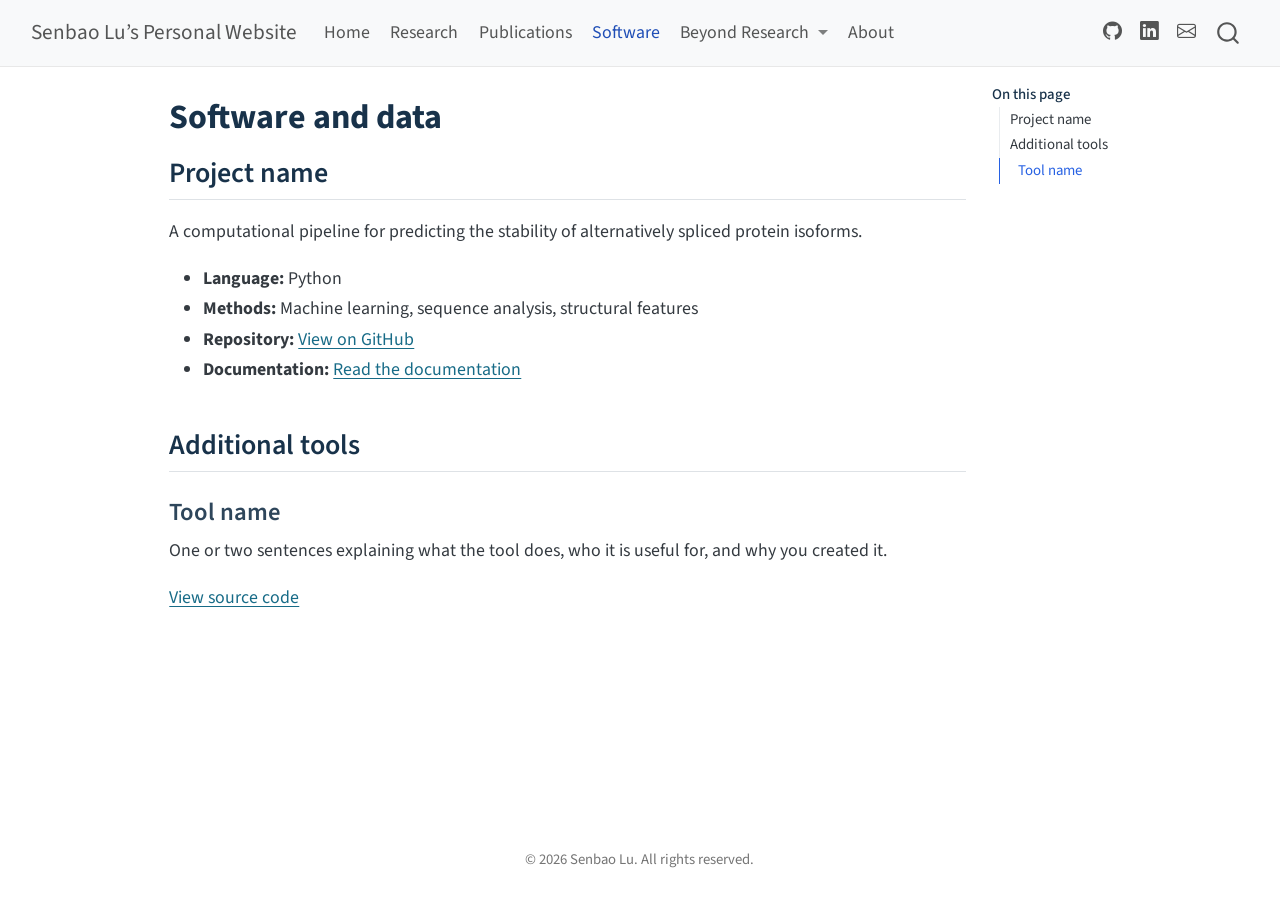
<file: docs/software.html>
<!DOCTYPE html>
<html xmlns="http://www.w3.org/1999/xhtml" lang="en" xml:lang="en"><head>

<meta charset="utf-8">
<meta name="generator" content="quarto-1.10.18">

<meta name="viewport" content="width=device-width, initial-scale=1.0, user-scalable=yes">


<title>Software and data – Senbao Lu’s Personal Website</title>
<style>
/* Default styles provided by pandoc.
** See https://pandoc.org/MANUAL.html#variables-for-html for config info.
*/
span.smallcaps{font-variant: small-caps;}
div.columns{display: flex; gap: 1.5em;}
div.column{flex: auto;}
@media screen {
div.columns{gap: min(4vw, 1.5em);}
div.column{overflow-x: auto;}
}
div.hanging-indent{margin-left: 1.5em; text-indent: -1.5em;}
ul.task-list{list-style: none;}
ul.task-list li input[type="checkbox"] {
  width: 0.8em;
  margin: 0 0.8em 0.2em -1em; /* quarto-specific, see https://github.com/quarto-dev/quarto-cli/issues/4556 */ 
  vertical-align: middle;
}
</style>


<script src="site_libs/quarto-nav/quarto-nav.js"></script>
<script src="site_libs/quarto-nav/headroom.min.js"></script>
<script src="site_libs/clipboard/clipboard.min.js"></script>
<script src="site_libs/quarto-search/autocomplete.umd.js"></script>
<script src="site_libs/quarto-search/fuse.min.js"></script>
<script src="site_libs/quarto-search/quarto-search.js"></script>
<meta name="quarto:offset" content="./">
<script src="site_libs/quarto-html/quarto.js" type="module"></script>
<script src="site_libs/quarto-html/tabsets/tabsets.js" type="module"></script>
<script src="site_libs/quarto-html/popper.min.js"></script>
<script src="site_libs/quarto-html/tippy.umd.min.js"></script>
<script src="site_libs/quarto-html/anchor.min.js"></script>
<link href="site_libs/quarto-html/tippy.css" rel="stylesheet">
<link href="site_libs/quarto-html/quarto-syntax-highlighting-64a204ab8560d761af7679ceaba22944.css" rel="stylesheet" id="quarto-text-highlighting-styles">
<script src="site_libs/bootstrap/bootstrap.min.js"></script>
<link href="site_libs/bootstrap/bootstrap-icons.css" rel="stylesheet">
<link href="site_libs/bootstrap/bootstrap-445b8638c3d06994fee0907d791121c4.min.css" rel="stylesheet" append-hash="true" id="quarto-bootstrap" data-mode="light">
<script id="quarto-search-options" type="application/json">{
  "location": "navbar",
  "copy-button": false,
  "collapse-after": 3,
  "panel-placement": "end",
  "type": "overlay",
  "limit": 50,
  "keyboard-shortcut": [
    "f",
    "/",
    "s"
  ],
  "show-item-context": false,
  "language": {
    "search-no-results-text": "No results",
    "search-matching-documents-text": "matching documents",
    "search-copy-link-title": "Copy link to search",
    "search-hide-matches-text": "Hide additional matches",
    "search-more-match-text": "more match in this document",
    "search-more-matches-text": "more matches in this document",
    "search-clear-button-title": "Clear",
    "search-text-placeholder": "",
    "search-detached-cancel-button-title": "Cancel",
    "search-submit-button-title": "Submit",
    "search-label": "Search"
  }
}</script>
<style>html{ scroll-behavior: smooth; }</style>


<link rel="stylesheet" href="styles.css">
</head>

<body class="nav-fixed quarto-light">

<div id="quarto-search-results"></div>
  <header id="quarto-header" class="headroom fixed-top">
    <nav class="navbar navbar-expand-lg " data-bs-theme="dark">
      <div class="navbar-container container-fluid">
      <div class="navbar-brand-container mx-auto">
    <a class="navbar-brand" href="./index.html">
    <span class="navbar-title">Senbao Lu’s Personal Website</span>
    </a>
  </div>
            <div id="quarto-search" class="" title="Search"></div>
          <button class="navbar-toggler" type="button" data-bs-toggle="collapse" data-bs-target="#navbarCollapse" aria-controls="navbarCollapse" role="menu" aria-expanded="false" aria-label="Toggle navigation" onclick="if (window.quartoToggleHeadroom) { window.quartoToggleHeadroom(); }">
  <span class="navbar-toggler-icon"></span>
</button>
          <div class="collapse navbar-collapse" id="navbarCollapse">
            <ul class="navbar-nav navbar-nav-scroll me-auto">
  <li class="nav-item">
    <a class="nav-link" href="./index.html"> 
<span class="menu-text">Home</span></a>
  </li>  
  <li class="nav-item">
    <a class="nav-link" href="./research.html"> 
<span class="menu-text">Research</span></a>
  </li>  
  <li class="nav-item">
    <a class="nav-link" href="./publications.html"> 
<span class="menu-text">Publications</span></a>
  </li>  
  <li class="nav-item">
    <a class="nav-link active" href="./software.html" aria-current="page"> 
<span class="menu-text">Software</span></a>
  </li>  
  <li class="nav-item dropdown ">
    <a class="nav-link dropdown-toggle" href="#" id="nav-menu-beyond-research" role="link" data-bs-toggle="dropdown" aria-expanded="false">
 <span class="menu-text">Beyond Research</span>
    </a>
    <ul class="dropdown-menu" aria-labelledby="nav-menu-beyond-research">    
        <li>
    <a class="dropdown-item" href="./food/index.html">
 <span class="dropdown-text">Food</span></a>
  </li>  
        <li>
    <a class="dropdown-item" href="./music/index.html">
 <span class="dropdown-text">Classical Music</span></a>
  </li>  
    </ul>
  </li>
  <li class="nav-item">
    <a class="nav-link" href="./about.html"> 
<span class="menu-text">About</span></a>
  </li>  
</ul>
            <ul class="navbar-nav navbar-nav-scroll ms-auto">
  <li class="nav-item compact">
    <a class="nav-link" href="https://github.com/samlux"> <i class="bi bi-github" role="img">
</i> 
<span class="menu-text"></span></a>
  </li>  
  <li class="nav-item compact">
    <a class="nav-link" href="https://www.linkedin.com/in/senbaolu"> <i class="bi bi-linkedin" role="img">
</i> 
<span class="menu-text"></span></a>
  </li>  
  <li class="nav-item compact">
    <a class="nav-link" href="mailto:slu3@wpi.edu"> <i class="bi bi-envelope" role="img">
</i> 
<span class="menu-text"></span></a>
  </li>  
</ul>
          </div> <!-- /navcollapse -->
            <div class="quarto-navbar-tools">
</div>
      </div> <!-- /container-fluid -->
    </nav>
</header>
<!-- content -->
<div id="quarto-content" class="quarto-container page-columns page-rows-contents page-layout-article page-navbar">
<!-- sidebar -->
<!-- margin-sidebar -->
    <div id="quarto-margin-sidebar" class="sidebar margin-sidebar">
        <nav id="TOC" role="doc-toc" class="toc-active">
    <h2 id="toc-title">On this page</h2>
   
  <ul>
  <li><a href="#project-name" id="toc-project-name" class="nav-link active" data-scroll-target="#project-name">Project name</a></li>
  <li><a href="#additional-tools" id="toc-additional-tools" class="nav-link" data-scroll-target="#additional-tools">Additional tools</a>
  <ul class="collapse">
  <li><a href="#tool-name" id="toc-tool-name" class="nav-link" data-scroll-target="#tool-name">Tool name</a></li>
  </ul></li>
  </ul>
</nav>
    </div>
<!-- main -->
<main class="content" id="quarto-document-content">

<header id="title-block-header" class="quarto-title-block default">
<div class="quarto-title">
<h1 class="title">Software and data</h1>
</div>



<div class="quarto-title-meta">

    
  
    
  </div>
  


</header>


<section id="project-name" class="level2">
<h2 class="anchored" data-anchor-id="project-name">Project name</h2>
<p>A computational pipeline for predicting the stability of alternatively spliced protein isoforms.</p>
<ul>
<li><strong>Language:</strong> Python</li>
<li><strong>Methods:</strong> Machine learning, sequence analysis, structural features</li>
<li><strong>Repository:</strong> <a href="REPOSITORY-URL">View on GitHub</a></li>
<li><strong>Documentation:</strong> <a href="DOCUMENTATION-URL">Read the documentation</a></li>
</ul>
</section>
<section id="additional-tools" class="level2">
<h2 class="anchored" data-anchor-id="additional-tools">Additional tools</h2>
<section id="tool-name" class="level3">
<h3 class="anchored" data-anchor-id="tool-name">Tool name</h3>
<p>One or two sentences explaining what the tool does, who it is useful for, and why you created it.</p>
<p><a href="REPOSITORY-URL">View source code</a></p>


</section>
</section>

</main> <!-- /main -->
<script id="quarto-html-after-body" type="application/javascript">
  window.document.addEventListener("DOMContentLoaded", function (event) {
    const icon = "";
    const anchorJS = new window.AnchorJS();
    anchorJS.options = {
      placement: 'right',
      icon: icon
    };
    anchorJS.add('.anchored');
    const isCodeAnnotation = (el) => {
      for (const clz of el.classList) {
        if (clz.startsWith('code-annotation-')) {                     
          return true;
        }
      }
      return false;
    }
    const onCopySuccess = function(e) {
      // button target
      const button = e.trigger;
      // don't keep focus
      button.blur();
      // flash "checked"
      button.classList.add('code-copy-button-checked');
      var currentTitle = button.getAttribute("title");
      button.setAttribute("title", "Copied!");
      let tooltip;
      if (window.bootstrap) {
        button.setAttribute("data-bs-toggle", "tooltip");
        button.setAttribute("data-bs-placement", "left");
        button.setAttribute("data-bs-title", "Copied!");
        tooltip = new bootstrap.Tooltip(button, 
          { trigger: "manual", 
            customClass: "code-copy-button-tooltip",
            offset: [0, -8]});
        tooltip.show();    
      }
      setTimeout(function() {
        if (tooltip) {
          tooltip.hide();
          button.removeAttribute("data-bs-title");
          button.removeAttribute("data-bs-toggle");
          button.removeAttribute("data-bs-placement");
        }
        button.setAttribute("title", currentTitle);
        button.classList.remove('code-copy-button-checked');
      }, 1000);
      // clear code selection
      e.clearSelection();
    }
    const getTextToCopy = function(trigger) {
      const outerScaffold = trigger.parentElement.cloneNode(true);
      const codeEl = outerScaffold.querySelector('code');
      for (const childEl of codeEl.children) {
        if (isCodeAnnotation(childEl)) {
          childEl.remove();
        }
      }
      return codeEl.innerText;
    }
    const clipboard = new window.ClipboardJS('.code-copy-button:not([data-in-quarto-modal])', {
      text: getTextToCopy
    });
    clipboard.on('success', onCopySuccess);
    if (window.document.getElementById('quarto-embedded-source-code-modal')) {
      const clipboardModal = new window.ClipboardJS('.code-copy-button[data-in-quarto-modal]', {
        text: getTextToCopy,
        container: window.document.getElementById('quarto-embedded-source-code-modal')
      });
      clipboardModal.on('success', onCopySuccess);
    }
      var localhostRegex = new RegExp(/^(?:http|https):\/\/localhost\:?[0-9]*\//);
      var mailtoRegex = new RegExp(/^mailto:/);
        var filterRegex = new RegExp('/' + window.location.host + '/');
      var isInternal = (href) => {
          return filterRegex.test(href) || localhostRegex.test(href) || mailtoRegex.test(href);
      }
      // Inspect non-navigation links and adorn them if external
     var links = window.document.querySelectorAll('a[href]:not(.nav-link):not(.navbar-brand):not(.toc-action):not(.sidebar-link):not(.sidebar-item-toggle):not(.pagination-link):not(.no-external):not([aria-hidden]):not(.dropdown-item):not(.quarto-navigation-tool):not(.about-link)');
      for (var i=0; i<links.length; i++) {
        const link = links[i];
        if (!isInternal(link.href)) {
          // undo the damage that might have been done by quarto-nav.js in the case of
          // links that we want to consider external
          if (link.dataset.originalHref !== undefined) {
            link.href = link.dataset.originalHref;
          }
        }
      }
    function tippyHover(el, contentFn, onTriggerFn, onUntriggerFn) {
      const config = {
        allowHTML: true,
        maxWidth: 500,
        delay: 100,
        arrow: false,
        appendTo: function(el) {
            return el.parentElement;
        },
        interactive: true,
        interactiveBorder: 10,
        theme: 'quarto',
        placement: 'bottom-start',
      };
      if (contentFn) {
        config.content = contentFn;
      }
      if (onTriggerFn) {
        config.onTrigger = onTriggerFn;
      }
      if (onUntriggerFn) {
        config.onUntrigger = onUntriggerFn;
      }
      window.tippy(el, config); 
    }
    const noterefs = window.document.querySelectorAll('a[role="doc-noteref"]');
    for (var i=0; i<noterefs.length; i++) {
      const ref = noterefs[i];
      tippyHover(ref, function() {
        // use id or data attribute instead here
        let href = ref.getAttribute('data-footnote-href') || ref.getAttribute('href');
        try { href = new URL(href).hash; } catch {}
        const id = href.replace(/^#\/?/, "");
        const note = window.document.getElementById(id);
        if (note) {
          return note.innerHTML;
        } else {
          return "";
        }
      });
    }
    const xrefs = window.document.querySelectorAll('a.quarto-xref');
    const processXRef = (id, note) => {
      // Strip column container classes
      const stripColumnClz = (el) => {
        el.classList.remove("page-full", "page-columns");
        if (el.children) {
          for (const child of el.children) {
            stripColumnClz(child);
          }
        }
      }
      stripColumnClz(note)
      if (id === null || id.startsWith('sec-')) {
        // Special case sections, only their first couple elements
        const container = document.createElement("div");
        if (note.children && note.children.length > 2) {
          container.appendChild(note.children[0].cloneNode(true));
          for (let i = 1; i < note.children.length; i++) {
            const child = note.children[i];
            if (child.tagName === "P" && child.innerText === "") {
              continue;
            } else {
              container.appendChild(child.cloneNode(true));
              break;
            }
          }
          if (window.Quarto?.typesetMath) {
            window.Quarto.typesetMath(container);
          }
          return container.innerHTML
        } else {
          if (window.Quarto?.typesetMath) {
            window.Quarto.typesetMath(note);
          }
          return note.innerHTML;
        }
      } else {
        // Remove any anchor links if they are present
        const anchorLink = note.querySelector('a.anchorjs-link');
        if (anchorLink) {
          anchorLink.remove();
        }
        if (window.Quarto?.typesetMath) {
          window.Quarto.typesetMath(note);
        }
        if (note.classList.contains("callout")) {
          return note.outerHTML;
        } else {
          return note.innerHTML;
        }
      }
    }
    for (var i=0; i<xrefs.length; i++) {
      const xref = xrefs[i];
      tippyHover(xref, undefined, function(instance) {
        instance.disable();
        let url = xref.getAttribute('href');
        let hash = undefined; 
        if (url.startsWith('#')) {
          hash = url;
        } else {
          try { hash = new URL(url).hash; } catch {}
        }
        if (hash) {
          const id = hash.replace(/^#\/?/, "");
          const note = window.document.getElementById(id);
          if (note !== null) {
            try {
              const html = processXRef(id, note.cloneNode(true));
              instance.setContent(html);
            } finally {
              instance.enable();
              instance.show();
            }
          } else {
            // See if we can fetch this
            fetch(url.split('#')[0])
            .then(res => res.text())
            .then(html => {
              const parser = new DOMParser();
              const htmlDoc = parser.parseFromString(html, "text/html");
              const note = htmlDoc.getElementById(id);
              if (note !== null) {
                const html = processXRef(id, note);
                instance.setContent(html);
              } 
            }).finally(() => {
              instance.enable();
              instance.show();
            });
          }
        } else {
          // See if we can fetch a full url (with no hash to target)
          // This is a special case and we should probably do some content thinning / targeting
          fetch(url)
          .then(res => res.text())
          .then(html => {
            const parser = new DOMParser();
            const htmlDoc = parser.parseFromString(html, "text/html");
            const note = htmlDoc.querySelector('main.content');
            if (note !== null) {
              // This should only happen for chapter cross references
              // (since there is no id in the URL)
              // remove the first header
              if (note.children.length > 0 && note.children[0].tagName === "HEADER") {
                note.children[0].remove();
              }
              const html = processXRef(null, note);
              instance.setContent(html);
            } 
          }).finally(() => {
            instance.enable();
            instance.show();
          });
        }
      }, function(instance) {
      });
    }
        let selectedAnnoteEl;
        const selectorForAnnotation = ( cell, annotation) => {
          let cellAttr = 'data-code-cell="' + cell + '"';
          let lineAttr = 'data-code-annotation="' +  annotation + '"';
          const selector = 'span[' + cellAttr + '][' + lineAttr + ']';
          return selector;
        }
        const selectCodeLines = (annoteEl) => {
          const doc = window.document;
          const targetCell = annoteEl.getAttribute("data-target-cell");
          const targetAnnotation = annoteEl.getAttribute("data-target-annotation");
          const annoteSpan = window.document.querySelector(selectorForAnnotation(targetCell, targetAnnotation));
          const lines = annoteSpan.getAttribute("data-code-lines").split(",");
          const lineIds = lines.map((line) => {
            return targetCell + "-" + line;
          })
          let top = null;
          let height = null;
          let parent = null;
          if (lineIds.length > 0) {
              //compute the position of the single el (top and bottom and make a div)
              const el = window.document.getElementById(lineIds[0]);
              top = el.offsetTop;
              height = el.offsetHeight;
              parent = el.parentElement.parentElement;
            if (lineIds.length > 1) {
              const lastEl = window.document.getElementById(lineIds[lineIds.length - 1]);
              const bottom = lastEl.offsetTop + lastEl.offsetHeight;
              height = bottom - top;
            }
            if (top !== null && height !== null && parent !== null) {
              // cook up a div (if necessary) and position it 
              let div = window.document.getElementById("code-annotation-line-highlight");
              if (div === null) {
                div = window.document.createElement("div");
                div.setAttribute("id", "code-annotation-line-highlight");
                div.style.position = 'absolute';
                parent.appendChild(div);
              }
              div.style.top = top - 2 + "px";
              div.style.height = height + 4 + "px";
              div.style.left = 0;
              let gutterDiv = window.document.getElementById("code-annotation-line-highlight-gutter");
              if (gutterDiv === null) {
                gutterDiv = window.document.createElement("div");
                gutterDiv.setAttribute("id", "code-annotation-line-highlight-gutter");
                gutterDiv.style.position = 'absolute';
                const codeCell = window.document.getElementById(targetCell);
                const gutter = codeCell.querySelector('.code-annotation-gutter');
                gutter.appendChild(gutterDiv);
              }
              gutterDiv.style.top = top - 2 + "px";
              gutterDiv.style.height = height + 4 + "px";
            }
            selectedAnnoteEl = annoteEl;
          }
        };
        const unselectCodeLines = () => {
          const elementsIds = ["code-annotation-line-highlight", "code-annotation-line-highlight-gutter"];
          elementsIds.forEach((elId) => {
            const div = window.document.getElementById(elId);
            if (div) {
              div.remove();
            }
          });
          selectedAnnoteEl = undefined;
        };
          // Handle positioning of the toggle
      window.addEventListener(
        "resize",
        throttle(() => {
          elRect = undefined;
          if (selectedAnnoteEl) {
            selectCodeLines(selectedAnnoteEl);
          }
        }, 10)
      );
      function throttle(fn, ms) {
      let throttle = false;
      let timer;
        return (...args) => {
          if(!throttle) { // first call gets through
              fn.apply(this, args);
              throttle = true;
          } else { // all the others get throttled
              if(timer) clearTimeout(timer); // cancel #2
              timer = setTimeout(() => {
                fn.apply(this, args);
                timer = throttle = false;
              }, ms);
          }
        };
      }
        // Attach click handler to the DT
        const annoteDls = window.document.querySelectorAll('dt[data-target-cell]');
        for (const annoteDlNode of annoteDls) {
          annoteDlNode.addEventListener('click', (event) => {
            const clickedEl = event.target;
            if (clickedEl !== selectedAnnoteEl) {
              unselectCodeLines();
              const activeEl = window.document.querySelector('dt[data-target-cell].code-annotation-active');
              if (activeEl) {
                activeEl.classList.remove('code-annotation-active');
              }
              selectCodeLines(clickedEl);
              clickedEl.classList.add('code-annotation-active');
            } else {
              // Unselect the line
              unselectCodeLines();
              clickedEl.classList.remove('code-annotation-active');
            }
          });
        }
    const findCites = (el) => {
      const parentEl = el.parentElement;
      if (parentEl) {
        const cites = parentEl.dataset.cites;
        if (cites) {
          return {
            el,
            cites: cites.split(' ')
          };
        } else {
          return findCites(el.parentElement)
        }
      } else {
        return undefined;
      }
    };
    var bibliorefs = window.document.querySelectorAll('a[role="doc-biblioref"]');
    for (var i=0; i<bibliorefs.length; i++) {
      const ref = bibliorefs[i];
      const citeInfo = findCites(ref);
      if (citeInfo) {
        tippyHover(citeInfo.el, function() {
          var popup = window.document.createElement('div');
          citeInfo.cites.forEach(function(cite) {
            var citeDiv = window.document.createElement('div');
            citeDiv.classList.add('hanging-indent');
            citeDiv.classList.add('csl-entry');
            var biblioDiv = window.document.getElementById('ref-' + cite);
            if (biblioDiv) {
              citeDiv.innerHTML = biblioDiv.innerHTML;
            }
            popup.appendChild(citeDiv);
          });
          return popup.innerHTML;
        });
      }
    }
  });
  </script>
</div> <!-- /content -->
<footer class="footer">
  <div class="nav-footer">
    <div class="nav-footer-left">
      &nbsp;
    </div>   
    <div class="nav-footer-center">
<p>© 2026 Senbao Lu. All rights reserved.</p>
</div>
    <div class="nav-footer-right">
      &nbsp;
    </div>
  </div>
</footer>




<script src="site_libs/quarto-html/zenscroll-min.js"></script>
</body></html>
</file>
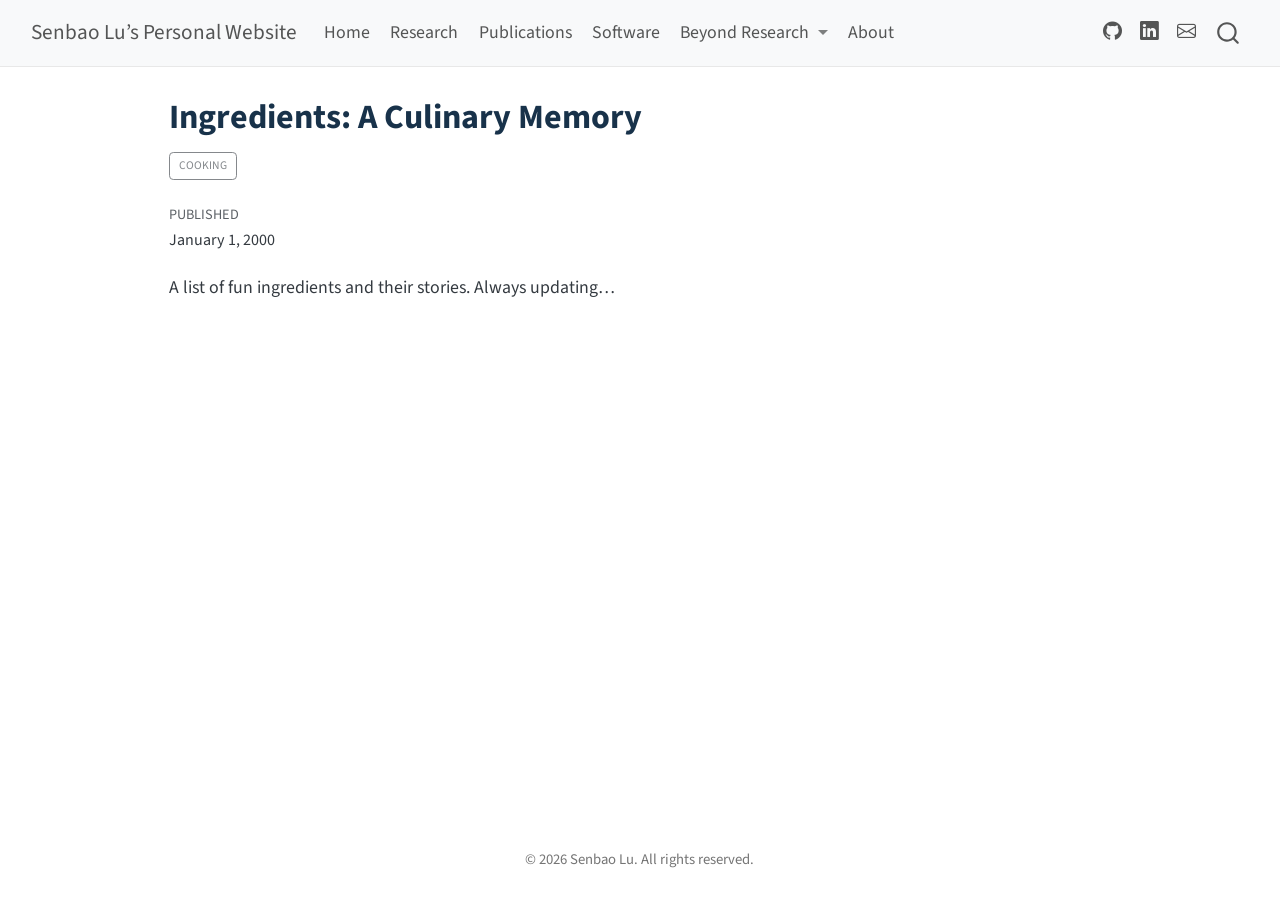
<file: docs/food/posts/Ingredients.html>
<!DOCTYPE html>
<html xmlns="http://www.w3.org/1999/xhtml" lang="en" xml:lang="en"><head>

<meta charset="utf-8">
<meta name="generator" content="quarto-1.10.18">

<meta name="viewport" content="width=device-width, initial-scale=1.0, user-scalable=yes">

<meta name="dcterms.date" content="2000-01-01">

<title>Ingredients: A Culinary Memory – Senbao Lu’s Personal Website</title>
<style>
/* Default styles provided by pandoc.
** See https://pandoc.org/MANUAL.html#variables-for-html for config info.
*/
span.smallcaps{font-variant: small-caps;}
div.columns{display: flex; gap: 1.5em;}
div.column{flex: auto;}
@media screen {
div.columns{gap: min(4vw, 1.5em);}
div.column{overflow-x: auto;}
}
div.hanging-indent{margin-left: 1.5em; text-indent: -1.5em;}
ul.task-list{list-style: none;}
ul.task-list li input[type="checkbox"] {
  width: 0.8em;
  margin: 0 0.8em 0.2em -1em; /* quarto-specific, see https://github.com/quarto-dev/quarto-cli/issues/4556 */ 
  vertical-align: middle;
}
</style>


<script src="../../site_libs/quarto-nav/quarto-nav.js"></script>
<script src="../../site_libs/quarto-nav/headroom.min.js"></script>
<script src="../../site_libs/clipboard/clipboard.min.js"></script>
<script src="../../site_libs/quarto-search/autocomplete.umd.js"></script>
<script src="../../site_libs/quarto-search/fuse.min.js"></script>
<script src="../../site_libs/quarto-search/quarto-search.js"></script>
<meta name="quarto:offset" content="../../">
<script src="../../site_libs/quarto-html/quarto.js" type="module"></script>
<script src="../../site_libs/quarto-html/tabsets/tabsets.js" type="module"></script>
<script src="../../site_libs/quarto-html/popper.min.js"></script>
<script src="../../site_libs/quarto-html/tippy.umd.min.js"></script>
<script src="../../site_libs/quarto-html/anchor.min.js"></script>
<link href="../../site_libs/quarto-html/tippy.css" rel="stylesheet">
<link href="../../site_libs/quarto-html/quarto-syntax-highlighting-64a204ab8560d761af7679ceaba22944.css" rel="stylesheet" id="quarto-text-highlighting-styles">
<script src="../../site_libs/bootstrap/bootstrap.min.js"></script>
<link href="../../site_libs/bootstrap/bootstrap-icons.css" rel="stylesheet">
<link href="../../site_libs/bootstrap/bootstrap-445b8638c3d06994fee0907d791121c4.min.css" rel="stylesheet" append-hash="true" id="quarto-bootstrap" data-mode="light">
<script id="quarto-search-options" type="application/json">{
  "location": "navbar",
  "copy-button": false,
  "collapse-after": 3,
  "panel-placement": "end",
  "type": "overlay",
  "limit": 50,
  "keyboard-shortcut": [
    "f",
    "/",
    "s"
  ],
  "show-item-context": false,
  "language": {
    "search-no-results-text": "No results",
    "search-matching-documents-text": "matching documents",
    "search-copy-link-title": "Copy link to search",
    "search-hide-matches-text": "Hide additional matches",
    "search-more-match-text": "more match in this document",
    "search-more-matches-text": "more matches in this document",
    "search-clear-button-title": "Clear",
    "search-text-placeholder": "",
    "search-detached-cancel-button-title": "Cancel",
    "search-submit-button-title": "Submit",
    "search-label": "Search"
  }
}</script>
<style>html{ scroll-behavior: smooth; }</style>


<link rel="stylesheet" href="../../styles.css">
</head>

<body class="nav-fixed quarto-light">

<div id="quarto-search-results"></div>
  <header id="quarto-header" class="headroom fixed-top">
    <nav class="navbar navbar-expand-lg " data-bs-theme="dark">
      <div class="navbar-container container-fluid">
      <div class="navbar-brand-container mx-auto">
    <a class="navbar-brand" href="../../index.html">
    <span class="navbar-title">Senbao Lu’s Personal Website</span>
    </a>
  </div>
            <div id="quarto-search" class="" title="Search"></div>
          <button class="navbar-toggler" type="button" data-bs-toggle="collapse" data-bs-target="#navbarCollapse" aria-controls="navbarCollapse" role="menu" aria-expanded="false" aria-label="Toggle navigation" onclick="if (window.quartoToggleHeadroom) { window.quartoToggleHeadroom(); }">
  <span class="navbar-toggler-icon"></span>
</button>
          <div class="collapse navbar-collapse" id="navbarCollapse">
            <ul class="navbar-nav navbar-nav-scroll me-auto">
  <li class="nav-item">
    <a class="nav-link" href="../../index.html"> 
<span class="menu-text">Home</span></a>
  </li>  
  <li class="nav-item">
    <a class="nav-link" href="../../research.html"> 
<span class="menu-text">Research</span></a>
  </li>  
  <li class="nav-item">
    <a class="nav-link" href="../../publications.html"> 
<span class="menu-text">Publications</span></a>
  </li>  
  <li class="nav-item">
    <a class="nav-link" href="../../software.html"> 
<span class="menu-text">Software</span></a>
  </li>  
  <li class="nav-item dropdown ">
    <a class="nav-link dropdown-toggle" href="#" id="nav-menu-beyond-research" role="link" data-bs-toggle="dropdown" aria-expanded="false">
 <span class="menu-text">Beyond Research</span>
    </a>
    <ul class="dropdown-menu" aria-labelledby="nav-menu-beyond-research">    
        <li>
    <a class="dropdown-item" href="../../food/index.html">
 <span class="dropdown-text">Food</span></a>
  </li>  
        <li>
    <a class="dropdown-item" href="../../music/index.html">
 <span class="dropdown-text">Classical Music</span></a>
  </li>  
    </ul>
  </li>
  <li class="nav-item">
    <a class="nav-link" href="../../about.html"> 
<span class="menu-text">About</span></a>
  </li>  
</ul>
            <ul class="navbar-nav navbar-nav-scroll ms-auto">
  <li class="nav-item compact">
    <a class="nav-link" href="https://github.com/samlux"> <i class="bi bi-github" role="img">
</i> 
<span class="menu-text"></span></a>
  </li>  
  <li class="nav-item compact">
    <a class="nav-link" href="https://www.linkedin.com/in/senbaolu"> <i class="bi bi-linkedin" role="img">
</i> 
<span class="menu-text"></span></a>
  </li>  
  <li class="nav-item compact">
    <a class="nav-link" href="mailto:slu3@wpi.edu"> <i class="bi bi-envelope" role="img">
</i> 
<span class="menu-text"></span></a>
  </li>  
</ul>
          </div> <!-- /navcollapse -->
            <div class="quarto-navbar-tools">
</div>
      </div> <!-- /container-fluid -->
    </nav>
</header>
<!-- content -->
<div id="quarto-content" class="quarto-container page-columns page-rows-contents page-layout-article page-navbar">
<!-- sidebar -->
<!-- margin-sidebar -->
    <div id="quarto-margin-sidebar" class="sidebar margin-sidebar zindex-bottom">
        
    </div>
<!-- main -->
<main class="content" id="quarto-document-content">

<header id="title-block-header" class="quarto-title-block default">
<div class="quarto-title">
<h1 class="title">Ingredients: A Culinary Memory</h1>
  <div class="quarto-categories">
    <div class="quarto-category">Cooking</div>
  </div>
  </div>



<div class="quarto-title-meta">

    
    <div>
    <div class="quarto-title-meta-heading">Published</div>
    <div class="quarto-title-meta-contents">
      <p class="date">January 1, 2000</p>
    </div>
  </div>
  
    
  </div>
  


</header>


<p>A list of fun ingredients and their stories. Always updating…</p>



</main> <!-- /main -->
<script id="quarto-html-after-body" type="application/javascript">
  window.document.addEventListener("DOMContentLoaded", function (event) {
    const icon = "";
    const anchorJS = new window.AnchorJS();
    anchorJS.options = {
      placement: 'right',
      icon: icon
    };
    anchorJS.add('.anchored');
    const isCodeAnnotation = (el) => {
      for (const clz of el.classList) {
        if (clz.startsWith('code-annotation-')) {                     
          return true;
        }
      }
      return false;
    }
    const onCopySuccess = function(e) {
      // button target
      const button = e.trigger;
      // don't keep focus
      button.blur();
      // flash "checked"
      button.classList.add('code-copy-button-checked');
      var currentTitle = button.getAttribute("title");
      button.setAttribute("title", "Copied!");
      let tooltip;
      if (window.bootstrap) {
        button.setAttribute("data-bs-toggle", "tooltip");
        button.setAttribute("data-bs-placement", "left");
        button.setAttribute("data-bs-title", "Copied!");
        tooltip = new bootstrap.Tooltip(button, 
          { trigger: "manual", 
            customClass: "code-copy-button-tooltip",
            offset: [0, -8]});
        tooltip.show();    
      }
      setTimeout(function() {
        if (tooltip) {
          tooltip.hide();
          button.removeAttribute("data-bs-title");
          button.removeAttribute("data-bs-toggle");
          button.removeAttribute("data-bs-placement");
        }
        button.setAttribute("title", currentTitle);
        button.classList.remove('code-copy-button-checked');
      }, 1000);
      // clear code selection
      e.clearSelection();
    }
    const getTextToCopy = function(trigger) {
      const outerScaffold = trigger.parentElement.cloneNode(true);
      const codeEl = outerScaffold.querySelector('code');
      for (const childEl of codeEl.children) {
        if (isCodeAnnotation(childEl)) {
          childEl.remove();
        }
      }
      return codeEl.innerText;
    }
    const clipboard = new window.ClipboardJS('.code-copy-button:not([data-in-quarto-modal])', {
      text: getTextToCopy
    });
    clipboard.on('success', onCopySuccess);
    if (window.document.getElementById('quarto-embedded-source-code-modal')) {
      const clipboardModal = new window.ClipboardJS('.code-copy-button[data-in-quarto-modal]', {
        text: getTextToCopy,
        container: window.document.getElementById('quarto-embedded-source-code-modal')
      });
      clipboardModal.on('success', onCopySuccess);
    }
      var localhostRegex = new RegExp(/^(?:http|https):\/\/localhost\:?[0-9]*\//);
      var mailtoRegex = new RegExp(/^mailto:/);
        var filterRegex = new RegExp('/' + window.location.host + '/');
      var isInternal = (href) => {
          return filterRegex.test(href) || localhostRegex.test(href) || mailtoRegex.test(href);
      }
      // Inspect non-navigation links and adorn them if external
     var links = window.document.querySelectorAll('a[href]:not(.nav-link):not(.navbar-brand):not(.toc-action):not(.sidebar-link):not(.sidebar-item-toggle):not(.pagination-link):not(.no-external):not([aria-hidden]):not(.dropdown-item):not(.quarto-navigation-tool):not(.about-link)');
      for (var i=0; i<links.length; i++) {
        const link = links[i];
        if (!isInternal(link.href)) {
          // undo the damage that might have been done by quarto-nav.js in the case of
          // links that we want to consider external
          if (link.dataset.originalHref !== undefined) {
            link.href = link.dataset.originalHref;
          }
        }
      }
    function tippyHover(el, contentFn, onTriggerFn, onUntriggerFn) {
      const config = {
        allowHTML: true,
        maxWidth: 500,
        delay: 100,
        arrow: false,
        appendTo: function(el) {
            return el.parentElement;
        },
        interactive: true,
        interactiveBorder: 10,
        theme: 'quarto',
        placement: 'bottom-start',
      };
      if (contentFn) {
        config.content = contentFn;
      }
      if (onTriggerFn) {
        config.onTrigger = onTriggerFn;
      }
      if (onUntriggerFn) {
        config.onUntrigger = onUntriggerFn;
      }
      window.tippy(el, config); 
    }
    const noterefs = window.document.querySelectorAll('a[role="doc-noteref"]');
    for (var i=0; i<noterefs.length; i++) {
      const ref = noterefs[i];
      tippyHover(ref, function() {
        // use id or data attribute instead here
        let href = ref.getAttribute('data-footnote-href') || ref.getAttribute('href');
        try { href = new URL(href).hash; } catch {}
        const id = href.replace(/^#\/?/, "");
        const note = window.document.getElementById(id);
        if (note) {
          return note.innerHTML;
        } else {
          return "";
        }
      });
    }
    const xrefs = window.document.querySelectorAll('a.quarto-xref');
    const processXRef = (id, note) => {
      // Strip column container classes
      const stripColumnClz = (el) => {
        el.classList.remove("page-full", "page-columns");
        if (el.children) {
          for (const child of el.children) {
            stripColumnClz(child);
          }
        }
      }
      stripColumnClz(note)
      if (id === null || id.startsWith('sec-')) {
        // Special case sections, only their first couple elements
        const container = document.createElement("div");
        if (note.children && note.children.length > 2) {
          container.appendChild(note.children[0].cloneNode(true));
          for (let i = 1; i < note.children.length; i++) {
            const child = note.children[i];
            if (child.tagName === "P" && child.innerText === "") {
              continue;
            } else {
              container.appendChild(child.cloneNode(true));
              break;
            }
          }
          if (window.Quarto?.typesetMath) {
            window.Quarto.typesetMath(container);
          }
          return container.innerHTML
        } else {
          if (window.Quarto?.typesetMath) {
            window.Quarto.typesetMath(note);
          }
          return note.innerHTML;
        }
      } else {
        // Remove any anchor links if they are present
        const anchorLink = note.querySelector('a.anchorjs-link');
        if (anchorLink) {
          anchorLink.remove();
        }
        if (window.Quarto?.typesetMath) {
          window.Quarto.typesetMath(note);
        }
        if (note.classList.contains("callout")) {
          return note.outerHTML;
        } else {
          return note.innerHTML;
        }
      }
    }
    for (var i=0; i<xrefs.length; i++) {
      const xref = xrefs[i];
      tippyHover(xref, undefined, function(instance) {
        instance.disable();
        let url = xref.getAttribute('href');
        let hash = undefined; 
        if (url.startsWith('#')) {
          hash = url;
        } else {
          try { hash = new URL(url).hash; } catch {}
        }
        if (hash) {
          const id = hash.replace(/^#\/?/, "");
          const note = window.document.getElementById(id);
          if (note !== null) {
            try {
              const html = processXRef(id, note.cloneNode(true));
              instance.setContent(html);
            } finally {
              instance.enable();
              instance.show();
            }
          } else {
            // See if we can fetch this
            fetch(url.split('#')[0])
            .then(res => res.text())
            .then(html => {
              const parser = new DOMParser();
              const htmlDoc = parser.parseFromString(html, "text/html");
              const note = htmlDoc.getElementById(id);
              if (note !== null) {
                const html = processXRef(id, note);
                instance.setContent(html);
              } 
            }).finally(() => {
              instance.enable();
              instance.show();
            });
          }
        } else {
          // See if we can fetch a full url (with no hash to target)
          // This is a special case and we should probably do some content thinning / targeting
          fetch(url)
          .then(res => res.text())
          .then(html => {
            const parser = new DOMParser();
            const htmlDoc = parser.parseFromString(html, "text/html");
            const note = htmlDoc.querySelector('main.content');
            if (note !== null) {
              // This should only happen for chapter cross references
              // (since there is no id in the URL)
              // remove the first header
              if (note.children.length > 0 && note.children[0].tagName === "HEADER") {
                note.children[0].remove();
              }
              const html = processXRef(null, note);
              instance.setContent(html);
            } 
          }).finally(() => {
            instance.enable();
            instance.show();
          });
        }
      }, function(instance) {
      });
    }
        let selectedAnnoteEl;
        const selectorForAnnotation = ( cell, annotation) => {
          let cellAttr = 'data-code-cell="' + cell + '"';
          let lineAttr = 'data-code-annotation="' +  annotation + '"';
          const selector = 'span[' + cellAttr + '][' + lineAttr + ']';
          return selector;
        }
        const selectCodeLines = (annoteEl) => {
          const doc = window.document;
          const targetCell = annoteEl.getAttribute("data-target-cell");
          const targetAnnotation = annoteEl.getAttribute("data-target-annotation");
          const annoteSpan = window.document.querySelector(selectorForAnnotation(targetCell, targetAnnotation));
          const lines = annoteSpan.getAttribute("data-code-lines").split(",");
          const lineIds = lines.map((line) => {
            return targetCell + "-" + line;
          })
          let top = null;
          let height = null;
          let parent = null;
          if (lineIds.length > 0) {
              //compute the position of the single el (top and bottom and make a div)
              const el = window.document.getElementById(lineIds[0]);
              top = el.offsetTop;
              height = el.offsetHeight;
              parent = el.parentElement.parentElement;
            if (lineIds.length > 1) {
              const lastEl = window.document.getElementById(lineIds[lineIds.length - 1]);
              const bottom = lastEl.offsetTop + lastEl.offsetHeight;
              height = bottom - top;
            }
            if (top !== null && height !== null && parent !== null) {
              // cook up a div (if necessary) and position it 
              let div = window.document.getElementById("code-annotation-line-highlight");
              if (div === null) {
                div = window.document.createElement("div");
                div.setAttribute("id", "code-annotation-line-highlight");
                div.style.position = 'absolute';
                parent.appendChild(div);
              }
              div.style.top = top - 2 + "px";
              div.style.height = height + 4 + "px";
              div.style.left = 0;
              let gutterDiv = window.document.getElementById("code-annotation-line-highlight-gutter");
              if (gutterDiv === null) {
                gutterDiv = window.document.createElement("div");
                gutterDiv.setAttribute("id", "code-annotation-line-highlight-gutter");
                gutterDiv.style.position = 'absolute';
                const codeCell = window.document.getElementById(targetCell);
                const gutter = codeCell.querySelector('.code-annotation-gutter');
                gutter.appendChild(gutterDiv);
              }
              gutterDiv.style.top = top - 2 + "px";
              gutterDiv.style.height = height + 4 + "px";
            }
            selectedAnnoteEl = annoteEl;
          }
        };
        const unselectCodeLines = () => {
          const elementsIds = ["code-annotation-line-highlight", "code-annotation-line-highlight-gutter"];
          elementsIds.forEach((elId) => {
            const div = window.document.getElementById(elId);
            if (div) {
              div.remove();
            }
          });
          selectedAnnoteEl = undefined;
        };
          // Handle positioning of the toggle
      window.addEventListener(
        "resize",
        throttle(() => {
          elRect = undefined;
          if (selectedAnnoteEl) {
            selectCodeLines(selectedAnnoteEl);
          }
        }, 10)
      );
      function throttle(fn, ms) {
      let throttle = false;
      let timer;
        return (...args) => {
          if(!throttle) { // first call gets through
              fn.apply(this, args);
              throttle = true;
          } else { // all the others get throttled
              if(timer) clearTimeout(timer); // cancel #2
              timer = setTimeout(() => {
                fn.apply(this, args);
                timer = throttle = false;
              }, ms);
          }
        };
      }
        // Attach click handler to the DT
        const annoteDls = window.document.querySelectorAll('dt[data-target-cell]');
        for (const annoteDlNode of annoteDls) {
          annoteDlNode.addEventListener('click', (event) => {
            const clickedEl = event.target;
            if (clickedEl !== selectedAnnoteEl) {
              unselectCodeLines();
              const activeEl = window.document.querySelector('dt[data-target-cell].code-annotation-active');
              if (activeEl) {
                activeEl.classList.remove('code-annotation-active');
              }
              selectCodeLines(clickedEl);
              clickedEl.classList.add('code-annotation-active');
            } else {
              // Unselect the line
              unselectCodeLines();
              clickedEl.classList.remove('code-annotation-active');
            }
          });
        }
    const findCites = (el) => {
      const parentEl = el.parentElement;
      if (parentEl) {
        const cites = parentEl.dataset.cites;
        if (cites) {
          return {
            el,
            cites: cites.split(' ')
          };
        } else {
          return findCites(el.parentElement)
        }
      } else {
        return undefined;
      }
    };
    var bibliorefs = window.document.querySelectorAll('a[role="doc-biblioref"]');
    for (var i=0; i<bibliorefs.length; i++) {
      const ref = bibliorefs[i];
      const citeInfo = findCites(ref);
      if (citeInfo) {
        tippyHover(citeInfo.el, function() {
          var popup = window.document.createElement('div');
          citeInfo.cites.forEach(function(cite) {
            var citeDiv = window.document.createElement('div');
            citeDiv.classList.add('hanging-indent');
            citeDiv.classList.add('csl-entry');
            var biblioDiv = window.document.getElementById('ref-' + cite);
            if (biblioDiv) {
              citeDiv.innerHTML = biblioDiv.innerHTML;
            }
            popup.appendChild(citeDiv);
          });
          return popup.innerHTML;
        });
      }
    }
  });
  </script>
</div> <!-- /content -->
<footer class="footer">
  <div class="nav-footer">
    <div class="nav-footer-left">
      &nbsp;
    </div>   
    <div class="nav-footer-center">
<p>© 2026 Senbao Lu. All rights reserved.</p>
</div>
    <div class="nav-footer-right">
      &nbsp;
    </div>
  </div>
</footer>




<script src="../../site_libs/quarto-html/zenscroll-min.js"></script>
</body></html>
</file>
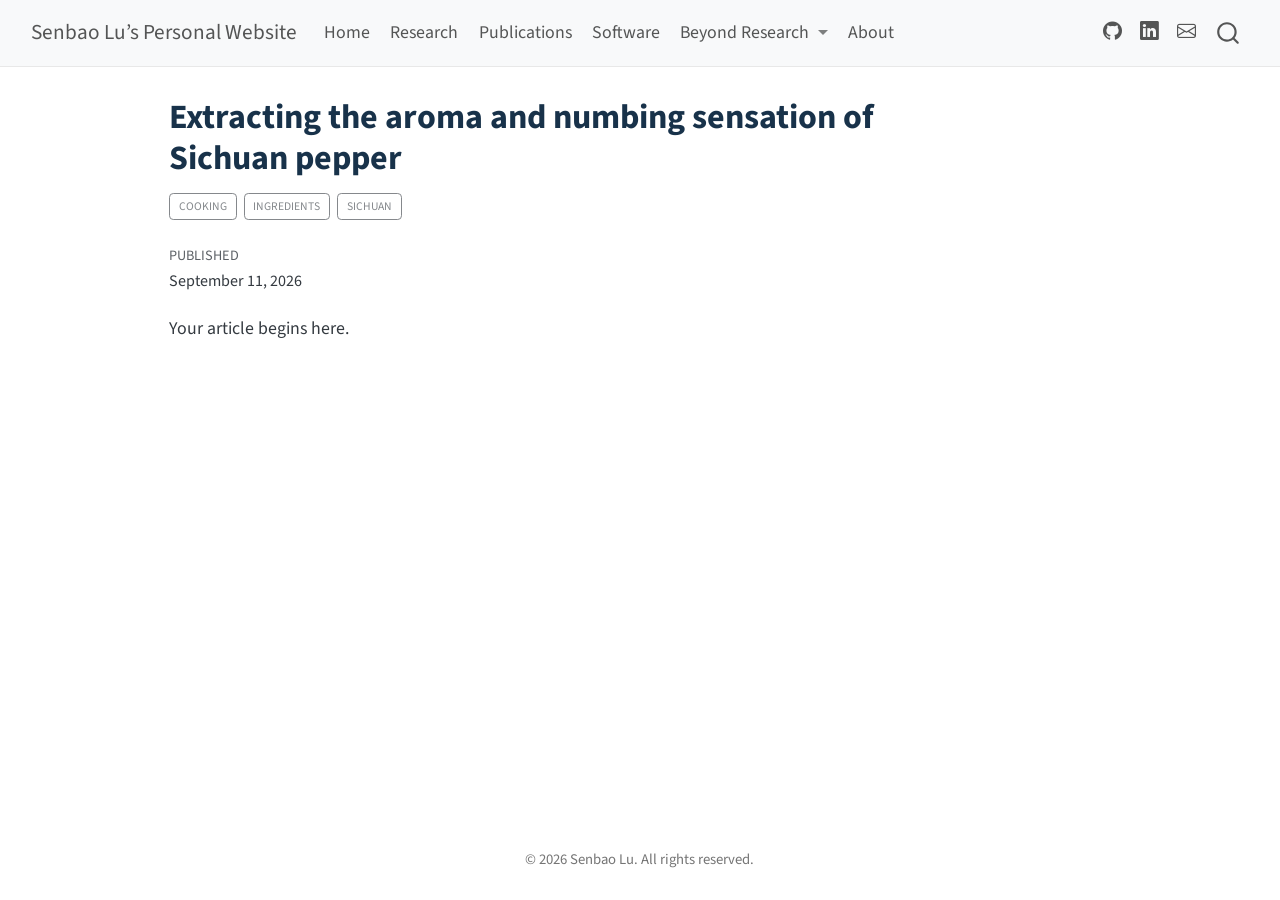
<file: docs/food/posts/sichuan-pepper.html>
<!DOCTYPE html>
<html xmlns="http://www.w3.org/1999/xhtml" lang="en" xml:lang="en"><head>

<meta charset="utf-8">
<meta name="generator" content="quarto-1.10.18">

<meta name="viewport" content="width=device-width, initial-scale=1.0, user-scalable=yes">

<meta name="dcterms.date" content="2026-09-11">

<title>Extracting the aroma and numbing sensation of Sichuan pepper – Senbao Lu’s Personal Website</title>
<style>
/* Default styles provided by pandoc.
** See https://pandoc.org/MANUAL.html#variables-for-html for config info.
*/
span.smallcaps{font-variant: small-caps;}
div.columns{display: flex; gap: 1.5em;}
div.column{flex: auto;}
@media screen {
div.columns{gap: min(4vw, 1.5em);}
div.column{overflow-x: auto;}
}
div.hanging-indent{margin-left: 1.5em; text-indent: -1.5em;}
ul.task-list{list-style: none;}
ul.task-list li input[type="checkbox"] {
  width: 0.8em;
  margin: 0 0.8em 0.2em -1em; /* quarto-specific, see https://github.com/quarto-dev/quarto-cli/issues/4556 */ 
  vertical-align: middle;
}
</style>


<script src="../../site_libs/quarto-nav/quarto-nav.js"></script>
<script src="../../site_libs/quarto-nav/headroom.min.js"></script>
<script src="../../site_libs/clipboard/clipboard.min.js"></script>
<script src="../../site_libs/quarto-search/autocomplete.umd.js"></script>
<script src="../../site_libs/quarto-search/fuse.min.js"></script>
<script src="../../site_libs/quarto-search/quarto-search.js"></script>
<meta name="quarto:offset" content="../../">
<script src="../../site_libs/quarto-html/quarto.js" type="module"></script>
<script src="../../site_libs/quarto-html/tabsets/tabsets.js" type="module"></script>
<script src="../../site_libs/quarto-html/popper.min.js"></script>
<script src="../../site_libs/quarto-html/tippy.umd.min.js"></script>
<script src="../../site_libs/quarto-html/anchor.min.js"></script>
<link href="../../site_libs/quarto-html/tippy.css" rel="stylesheet">
<link href="../../site_libs/quarto-html/quarto-syntax-highlighting-64a204ab8560d761af7679ceaba22944.css" rel="stylesheet" id="quarto-text-highlighting-styles">
<script src="../../site_libs/bootstrap/bootstrap.min.js"></script>
<link href="../../site_libs/bootstrap/bootstrap-icons.css" rel="stylesheet">
<link href="../../site_libs/bootstrap/bootstrap-445b8638c3d06994fee0907d791121c4.min.css" rel="stylesheet" append-hash="true" id="quarto-bootstrap" data-mode="light">
<script id="quarto-search-options" type="application/json">{
  "location": "navbar",
  "copy-button": false,
  "collapse-after": 3,
  "panel-placement": "end",
  "type": "overlay",
  "limit": 50,
  "keyboard-shortcut": [
    "f",
    "/",
    "s"
  ],
  "show-item-context": false,
  "language": {
    "search-no-results-text": "No results",
    "search-matching-documents-text": "matching documents",
    "search-copy-link-title": "Copy link to search",
    "search-hide-matches-text": "Hide additional matches",
    "search-more-match-text": "more match in this document",
    "search-more-matches-text": "more matches in this document",
    "search-clear-button-title": "Clear",
    "search-text-placeholder": "",
    "search-detached-cancel-button-title": "Cancel",
    "search-submit-button-title": "Submit",
    "search-label": "Search"
  }
}</script>
<style>html{ scroll-behavior: smooth; }</style>


<link rel="stylesheet" href="../../styles.css">
</head>

<body class="nav-fixed quarto-light">

<div id="quarto-search-results"></div>
  <header id="quarto-header" class="headroom fixed-top">
    <nav class="navbar navbar-expand-lg " data-bs-theme="dark">
      <div class="navbar-container container-fluid">
      <div class="navbar-brand-container mx-auto">
    <a class="navbar-brand" href="../../index.html">
    <span class="navbar-title">Senbao Lu’s Personal Website</span>
    </a>
  </div>
            <div id="quarto-search" class="" title="Search"></div>
          <button class="navbar-toggler" type="button" data-bs-toggle="collapse" data-bs-target="#navbarCollapse" aria-controls="navbarCollapse" role="menu" aria-expanded="false" aria-label="Toggle navigation" onclick="if (window.quartoToggleHeadroom) { window.quartoToggleHeadroom(); }">
  <span class="navbar-toggler-icon"></span>
</button>
          <div class="collapse navbar-collapse" id="navbarCollapse">
            <ul class="navbar-nav navbar-nav-scroll me-auto">
  <li class="nav-item">
    <a class="nav-link" href="../../index.html"> 
<span class="menu-text">Home</span></a>
  </li>  
  <li class="nav-item">
    <a class="nav-link" href="../../research.html"> 
<span class="menu-text">Research</span></a>
  </li>  
  <li class="nav-item">
    <a class="nav-link" href="../../publications.html"> 
<span class="menu-text">Publications</span></a>
  </li>  
  <li class="nav-item">
    <a class="nav-link" href="../../software.html"> 
<span class="menu-text">Software</span></a>
  </li>  
  <li class="nav-item dropdown ">
    <a class="nav-link dropdown-toggle" href="#" id="nav-menu-beyond-research" role="link" data-bs-toggle="dropdown" aria-expanded="false">
 <span class="menu-text">Beyond Research</span>
    </a>
    <ul class="dropdown-menu" aria-labelledby="nav-menu-beyond-research">    
        <li>
    <a class="dropdown-item" href="../../food/index.html">
 <span class="dropdown-text">Food</span></a>
  </li>  
        <li>
    <a class="dropdown-item" href="../../music/index.html">
 <span class="dropdown-text">Classical Music</span></a>
  </li>  
    </ul>
  </li>
  <li class="nav-item">
    <a class="nav-link" href="../../about.html"> 
<span class="menu-text">About</span></a>
  </li>  
</ul>
            <ul class="navbar-nav navbar-nav-scroll ms-auto">
  <li class="nav-item compact">
    <a class="nav-link" href="https://github.com/samlux"> <i class="bi bi-github" role="img">
</i> 
<span class="menu-text"></span></a>
  </li>  
  <li class="nav-item compact">
    <a class="nav-link" href="https://www.linkedin.com/in/senbaolu"> <i class="bi bi-linkedin" role="img">
</i> 
<span class="menu-text"></span></a>
  </li>  
  <li class="nav-item compact">
    <a class="nav-link" href="mailto:slu3@wpi.edu"> <i class="bi bi-envelope" role="img">
</i> 
<span class="menu-text"></span></a>
  </li>  
</ul>
          </div> <!-- /navcollapse -->
            <div class="quarto-navbar-tools">
</div>
      </div> <!-- /container-fluid -->
    </nav>
</header>
<!-- content -->
<div id="quarto-content" class="quarto-container page-columns page-rows-contents page-layout-article page-navbar">
<!-- sidebar -->
<!-- margin-sidebar -->
    <div id="quarto-margin-sidebar" class="sidebar margin-sidebar zindex-bottom">
        
    </div>
<!-- main -->
<main class="content" id="quarto-document-content">

<header id="title-block-header" class="quarto-title-block default">
<div class="quarto-title">
<h1 class="title">Extracting the aroma and numbing sensation of Sichuan pepper</h1>
  <div class="quarto-categories">
    <div class="quarto-category">Cooking</div>
    <div class="quarto-category">Ingredients</div>
    <div class="quarto-category">Sichuan</div>
  </div>
  </div>



<div class="quarto-title-meta">

    
    <div>
    <div class="quarto-title-meta-heading">Published</div>
    <div class="quarto-title-meta-contents">
      <p class="date">September 11, 2026</p>
    </div>
  </div>
  
    
  </div>
  


</header>


<p>Your article begins here.</p>



</main> <!-- /main -->
<script id="quarto-html-after-body" type="application/javascript">
  window.document.addEventListener("DOMContentLoaded", function (event) {
    const icon = "";
    const anchorJS = new window.AnchorJS();
    anchorJS.options = {
      placement: 'right',
      icon: icon
    };
    anchorJS.add('.anchored');
    const isCodeAnnotation = (el) => {
      for (const clz of el.classList) {
        if (clz.startsWith('code-annotation-')) {                     
          return true;
        }
      }
      return false;
    }
    const onCopySuccess = function(e) {
      // button target
      const button = e.trigger;
      // don't keep focus
      button.blur();
      // flash "checked"
      button.classList.add('code-copy-button-checked');
      var currentTitle = button.getAttribute("title");
      button.setAttribute("title", "Copied!");
      let tooltip;
      if (window.bootstrap) {
        button.setAttribute("data-bs-toggle", "tooltip");
        button.setAttribute("data-bs-placement", "left");
        button.setAttribute("data-bs-title", "Copied!");
        tooltip = new bootstrap.Tooltip(button, 
          { trigger: "manual", 
            customClass: "code-copy-button-tooltip",
            offset: [0, -8]});
        tooltip.show();    
      }
      setTimeout(function() {
        if (tooltip) {
          tooltip.hide();
          button.removeAttribute("data-bs-title");
          button.removeAttribute("data-bs-toggle");
          button.removeAttribute("data-bs-placement");
        }
        button.setAttribute("title", currentTitle);
        button.classList.remove('code-copy-button-checked');
      }, 1000);
      // clear code selection
      e.clearSelection();
    }
    const getTextToCopy = function(trigger) {
      const outerScaffold = trigger.parentElement.cloneNode(true);
      const codeEl = outerScaffold.querySelector('code');
      for (const childEl of codeEl.children) {
        if (isCodeAnnotation(childEl)) {
          childEl.remove();
        }
      }
      return codeEl.innerText;
    }
    const clipboard = new window.ClipboardJS('.code-copy-button:not([data-in-quarto-modal])', {
      text: getTextToCopy
    });
    clipboard.on('success', onCopySuccess);
    if (window.document.getElementById('quarto-embedded-source-code-modal')) {
      const clipboardModal = new window.ClipboardJS('.code-copy-button[data-in-quarto-modal]', {
        text: getTextToCopy,
        container: window.document.getElementById('quarto-embedded-source-code-modal')
      });
      clipboardModal.on('success', onCopySuccess);
    }
      var localhostRegex = new RegExp(/^(?:http|https):\/\/localhost\:?[0-9]*\//);
      var mailtoRegex = new RegExp(/^mailto:/);
        var filterRegex = new RegExp('/' + window.location.host + '/');
      var isInternal = (href) => {
          return filterRegex.test(href) || localhostRegex.test(href) || mailtoRegex.test(href);
      }
      // Inspect non-navigation links and adorn them if external
     var links = window.document.querySelectorAll('a[href]:not(.nav-link):not(.navbar-brand):not(.toc-action):not(.sidebar-link):not(.sidebar-item-toggle):not(.pagination-link):not(.no-external):not([aria-hidden]):not(.dropdown-item):not(.quarto-navigation-tool):not(.about-link)');
      for (var i=0; i<links.length; i++) {
        const link = links[i];
        if (!isInternal(link.href)) {
          // undo the damage that might have been done by quarto-nav.js in the case of
          // links that we want to consider external
          if (link.dataset.originalHref !== undefined) {
            link.href = link.dataset.originalHref;
          }
        }
      }
    function tippyHover(el, contentFn, onTriggerFn, onUntriggerFn) {
      const config = {
        allowHTML: true,
        maxWidth: 500,
        delay: 100,
        arrow: false,
        appendTo: function(el) {
            return el.parentElement;
        },
        interactive: true,
        interactiveBorder: 10,
        theme: 'quarto',
        placement: 'bottom-start',
      };
      if (contentFn) {
        config.content = contentFn;
      }
      if (onTriggerFn) {
        config.onTrigger = onTriggerFn;
      }
      if (onUntriggerFn) {
        config.onUntrigger = onUntriggerFn;
      }
      window.tippy(el, config); 
    }
    const noterefs = window.document.querySelectorAll('a[role="doc-noteref"]');
    for (var i=0; i<noterefs.length; i++) {
      const ref = noterefs[i];
      tippyHover(ref, function() {
        // use id or data attribute instead here
        let href = ref.getAttribute('data-footnote-href') || ref.getAttribute('href');
        try { href = new URL(href).hash; } catch {}
        const id = href.replace(/^#\/?/, "");
        const note = window.document.getElementById(id);
        if (note) {
          return note.innerHTML;
        } else {
          return "";
        }
      });
    }
    const xrefs = window.document.querySelectorAll('a.quarto-xref');
    const processXRef = (id, note) => {
      // Strip column container classes
      const stripColumnClz = (el) => {
        el.classList.remove("page-full", "page-columns");
        if (el.children) {
          for (const child of el.children) {
            stripColumnClz(child);
          }
        }
      }
      stripColumnClz(note)
      if (id === null || id.startsWith('sec-')) {
        // Special case sections, only their first couple elements
        const container = document.createElement("div");
        if (note.children && note.children.length > 2) {
          container.appendChild(note.children[0].cloneNode(true));
          for (let i = 1; i < note.children.length; i++) {
            const child = note.children[i];
            if (child.tagName === "P" && child.innerText === "") {
              continue;
            } else {
              container.appendChild(child.cloneNode(true));
              break;
            }
          }
          if (window.Quarto?.typesetMath) {
            window.Quarto.typesetMath(container);
          }
          return container.innerHTML
        } else {
          if (window.Quarto?.typesetMath) {
            window.Quarto.typesetMath(note);
          }
          return note.innerHTML;
        }
      } else {
        // Remove any anchor links if they are present
        const anchorLink = note.querySelector('a.anchorjs-link');
        if (anchorLink) {
          anchorLink.remove();
        }
        if (window.Quarto?.typesetMath) {
          window.Quarto.typesetMath(note);
        }
        if (note.classList.contains("callout")) {
          return note.outerHTML;
        } else {
          return note.innerHTML;
        }
      }
    }
    for (var i=0; i<xrefs.length; i++) {
      const xref = xrefs[i];
      tippyHover(xref, undefined, function(instance) {
        instance.disable();
        let url = xref.getAttribute('href');
        let hash = undefined; 
        if (url.startsWith('#')) {
          hash = url;
        } else {
          try { hash = new URL(url).hash; } catch {}
        }
        if (hash) {
          const id = hash.replace(/^#\/?/, "");
          const note = window.document.getElementById(id);
          if (note !== null) {
            try {
              const html = processXRef(id, note.cloneNode(true));
              instance.setContent(html);
            } finally {
              instance.enable();
              instance.show();
            }
          } else {
            // See if we can fetch this
            fetch(url.split('#')[0])
            .then(res => res.text())
            .then(html => {
              const parser = new DOMParser();
              const htmlDoc = parser.parseFromString(html, "text/html");
              const note = htmlDoc.getElementById(id);
              if (note !== null) {
                const html = processXRef(id, note);
                instance.setContent(html);
              } 
            }).finally(() => {
              instance.enable();
              instance.show();
            });
          }
        } else {
          // See if we can fetch a full url (with no hash to target)
          // This is a special case and we should probably do some content thinning / targeting
          fetch(url)
          .then(res => res.text())
          .then(html => {
            const parser = new DOMParser();
            const htmlDoc = parser.parseFromString(html, "text/html");
            const note = htmlDoc.querySelector('main.content');
            if (note !== null) {
              // This should only happen for chapter cross references
              // (since there is no id in the URL)
              // remove the first header
              if (note.children.length > 0 && note.children[0].tagName === "HEADER") {
                note.children[0].remove();
              }
              const html = processXRef(null, note);
              instance.setContent(html);
            } 
          }).finally(() => {
            instance.enable();
            instance.show();
          });
        }
      }, function(instance) {
      });
    }
        let selectedAnnoteEl;
        const selectorForAnnotation = ( cell, annotation) => {
          let cellAttr = 'data-code-cell="' + cell + '"';
          let lineAttr = 'data-code-annotation="' +  annotation + '"';
          const selector = 'span[' + cellAttr + '][' + lineAttr + ']';
          return selector;
        }
        const selectCodeLines = (annoteEl) => {
          const doc = window.document;
          const targetCell = annoteEl.getAttribute("data-target-cell");
          const targetAnnotation = annoteEl.getAttribute("data-target-annotation");
          const annoteSpan = window.document.querySelector(selectorForAnnotation(targetCell, targetAnnotation));
          const lines = annoteSpan.getAttribute("data-code-lines").split(",");
          const lineIds = lines.map((line) => {
            return targetCell + "-" + line;
          })
          let top = null;
          let height = null;
          let parent = null;
          if (lineIds.length > 0) {
              //compute the position of the single el (top and bottom and make a div)
              const el = window.document.getElementById(lineIds[0]);
              top = el.offsetTop;
              height = el.offsetHeight;
              parent = el.parentElement.parentElement;
            if (lineIds.length > 1) {
              const lastEl = window.document.getElementById(lineIds[lineIds.length - 1]);
              const bottom = lastEl.offsetTop + lastEl.offsetHeight;
              height = bottom - top;
            }
            if (top !== null && height !== null && parent !== null) {
              // cook up a div (if necessary) and position it 
              let div = window.document.getElementById("code-annotation-line-highlight");
              if (div === null) {
                div = window.document.createElement("div");
                div.setAttribute("id", "code-annotation-line-highlight");
                div.style.position = 'absolute';
                parent.appendChild(div);
              }
              div.style.top = top - 2 + "px";
              div.style.height = height + 4 + "px";
              div.style.left = 0;
              let gutterDiv = window.document.getElementById("code-annotation-line-highlight-gutter");
              if (gutterDiv === null) {
                gutterDiv = window.document.createElement("div");
                gutterDiv.setAttribute("id", "code-annotation-line-highlight-gutter");
                gutterDiv.style.position = 'absolute';
                const codeCell = window.document.getElementById(targetCell);
                const gutter = codeCell.querySelector('.code-annotation-gutter');
                gutter.appendChild(gutterDiv);
              }
              gutterDiv.style.top = top - 2 + "px";
              gutterDiv.style.height = height + 4 + "px";
            }
            selectedAnnoteEl = annoteEl;
          }
        };
        const unselectCodeLines = () => {
          const elementsIds = ["code-annotation-line-highlight", "code-annotation-line-highlight-gutter"];
          elementsIds.forEach((elId) => {
            const div = window.document.getElementById(elId);
            if (div) {
              div.remove();
            }
          });
          selectedAnnoteEl = undefined;
        };
          // Handle positioning of the toggle
      window.addEventListener(
        "resize",
        throttle(() => {
          elRect = undefined;
          if (selectedAnnoteEl) {
            selectCodeLines(selectedAnnoteEl);
          }
        }, 10)
      );
      function throttle(fn, ms) {
      let throttle = false;
      let timer;
        return (...args) => {
          if(!throttle) { // first call gets through
              fn.apply(this, args);
              throttle = true;
          } else { // all the others get throttled
              if(timer) clearTimeout(timer); // cancel #2
              timer = setTimeout(() => {
                fn.apply(this, args);
                timer = throttle = false;
              }, ms);
          }
        };
      }
        // Attach click handler to the DT
        const annoteDls = window.document.querySelectorAll('dt[data-target-cell]');
        for (const annoteDlNode of annoteDls) {
          annoteDlNode.addEventListener('click', (event) => {
            const clickedEl = event.target;
            if (clickedEl !== selectedAnnoteEl) {
              unselectCodeLines();
              const activeEl = window.document.querySelector('dt[data-target-cell].code-annotation-active');
              if (activeEl) {
                activeEl.classList.remove('code-annotation-active');
              }
              selectCodeLines(clickedEl);
              clickedEl.classList.add('code-annotation-active');
            } else {
              // Unselect the line
              unselectCodeLines();
              clickedEl.classList.remove('code-annotation-active');
            }
          });
        }
    const findCites = (el) => {
      const parentEl = el.parentElement;
      if (parentEl) {
        const cites = parentEl.dataset.cites;
        if (cites) {
          return {
            el,
            cites: cites.split(' ')
          };
        } else {
          return findCites(el.parentElement)
        }
      } else {
        return undefined;
      }
    };
    var bibliorefs = window.document.querySelectorAll('a[role="doc-biblioref"]');
    for (var i=0; i<bibliorefs.length; i++) {
      const ref = bibliorefs[i];
      const citeInfo = findCites(ref);
      if (citeInfo) {
        tippyHover(citeInfo.el, function() {
          var popup = window.document.createElement('div');
          citeInfo.cites.forEach(function(cite) {
            var citeDiv = window.document.createElement('div');
            citeDiv.classList.add('hanging-indent');
            citeDiv.classList.add('csl-entry');
            var biblioDiv = window.document.getElementById('ref-' + cite);
            if (biblioDiv) {
              citeDiv.innerHTML = biblioDiv.innerHTML;
            }
            popup.appendChild(citeDiv);
          });
          return popup.innerHTML;
        });
      }
    }
  });
  </script>
</div> <!-- /content -->
<footer class="footer">
  <div class="nav-footer">
    <div class="nav-footer-left">
      &nbsp;
    </div>   
    <div class="nav-footer-center">
<p>© 2026 Senbao Lu. All rights reserved.</p>
</div>
    <div class="nav-footer-right">
      &nbsp;
    </div>
  </div>
</footer>




<script src="../../site_libs/quarto-html/zenscroll-min.js"></script>
</body></html>
</file>
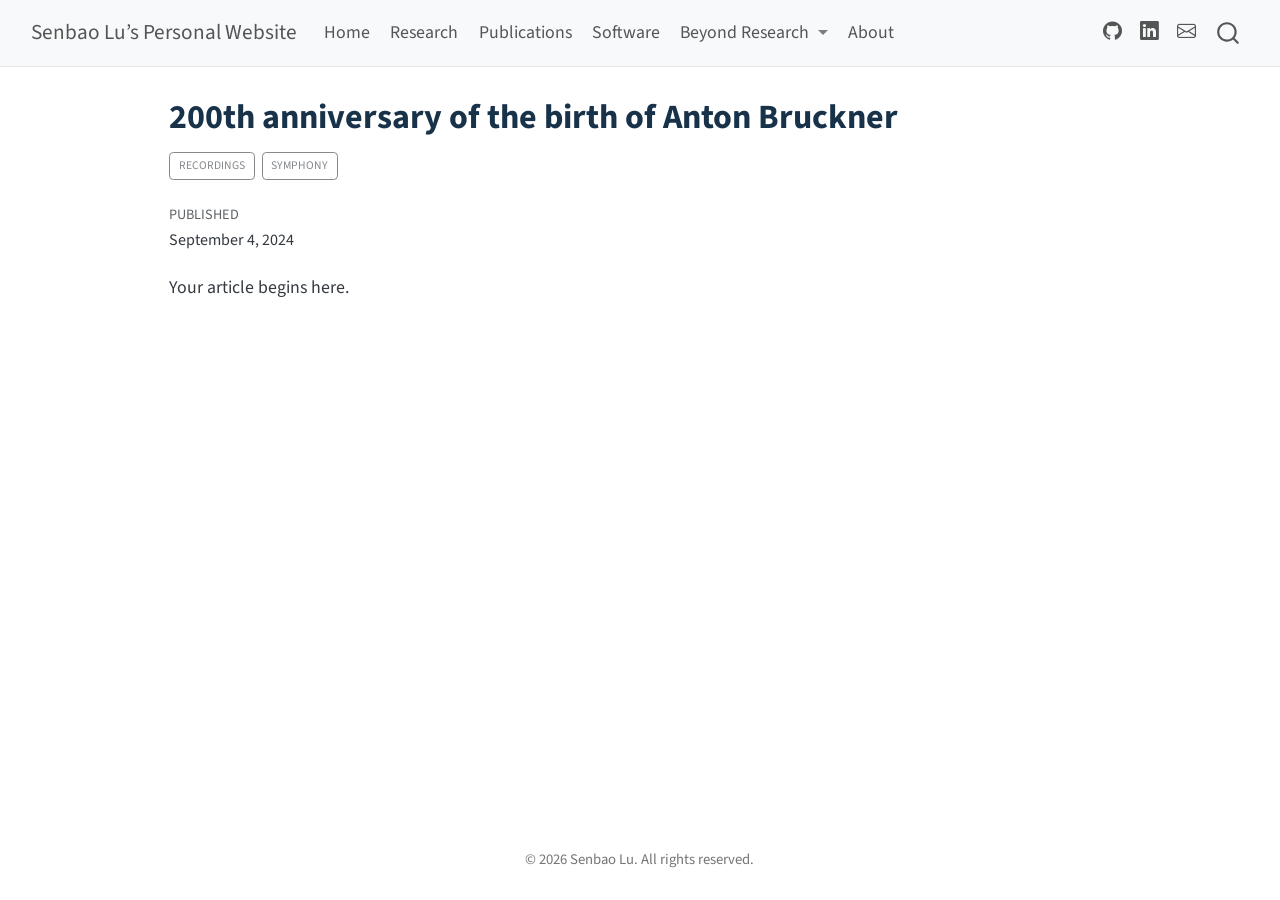
<file: docs/music/posts/Bruckner.html>
<!DOCTYPE html>
<html xmlns="http://www.w3.org/1999/xhtml" lang="en" xml:lang="en"><head>

<meta charset="utf-8">
<meta name="generator" content="quarto-1.10.18">

<meta name="viewport" content="width=device-width, initial-scale=1.0, user-scalable=yes">

<meta name="dcterms.date" content="2024-09-04">

<title>200th anniversary of the birth of Anton Bruckner – Senbao Lu’s Personal Website</title>
<style>
/* Default styles provided by pandoc.
** See https://pandoc.org/MANUAL.html#variables-for-html for config info.
*/
span.smallcaps{font-variant: small-caps;}
div.columns{display: flex; gap: 1.5em;}
div.column{flex: auto;}
@media screen {
div.columns{gap: min(4vw, 1.5em);}
div.column{overflow-x: auto;}
}
div.hanging-indent{margin-left: 1.5em; text-indent: -1.5em;}
ul.task-list{list-style: none;}
ul.task-list li input[type="checkbox"] {
  width: 0.8em;
  margin: 0 0.8em 0.2em -1em; /* quarto-specific, see https://github.com/quarto-dev/quarto-cli/issues/4556 */ 
  vertical-align: middle;
}
</style>


<script src="../../site_libs/quarto-nav/quarto-nav.js"></script>
<script src="../../site_libs/quarto-nav/headroom.min.js"></script>
<script src="../../site_libs/clipboard/clipboard.min.js"></script>
<script src="../../site_libs/quarto-search/autocomplete.umd.js"></script>
<script src="../../site_libs/quarto-search/fuse.min.js"></script>
<script src="../../site_libs/quarto-search/quarto-search.js"></script>
<meta name="quarto:offset" content="../../">
<script src="../../site_libs/quarto-html/quarto.js" type="module"></script>
<script src="../../site_libs/quarto-html/tabsets/tabsets.js" type="module"></script>
<script src="../../site_libs/quarto-html/popper.min.js"></script>
<script src="../../site_libs/quarto-html/tippy.umd.min.js"></script>
<script src="../../site_libs/quarto-html/anchor.min.js"></script>
<link href="../../site_libs/quarto-html/tippy.css" rel="stylesheet">
<link href="../../site_libs/quarto-html/quarto-syntax-highlighting-64a204ab8560d761af7679ceaba22944.css" rel="stylesheet" id="quarto-text-highlighting-styles">
<script src="../../site_libs/bootstrap/bootstrap.min.js"></script>
<link href="../../site_libs/bootstrap/bootstrap-icons.css" rel="stylesheet">
<link href="../../site_libs/bootstrap/bootstrap-445b8638c3d06994fee0907d791121c4.min.css" rel="stylesheet" append-hash="true" id="quarto-bootstrap" data-mode="light">
<script id="quarto-search-options" type="application/json">{
  "location": "navbar",
  "copy-button": false,
  "collapse-after": 3,
  "panel-placement": "end",
  "type": "overlay",
  "limit": 50,
  "keyboard-shortcut": [
    "f",
    "/",
    "s"
  ],
  "show-item-context": false,
  "language": {
    "search-no-results-text": "No results",
    "search-matching-documents-text": "matching documents",
    "search-copy-link-title": "Copy link to search",
    "search-hide-matches-text": "Hide additional matches",
    "search-more-match-text": "more match in this document",
    "search-more-matches-text": "more matches in this document",
    "search-clear-button-title": "Clear",
    "search-text-placeholder": "",
    "search-detached-cancel-button-title": "Cancel",
    "search-submit-button-title": "Submit",
    "search-label": "Search"
  }
}</script>
<style>html{ scroll-behavior: smooth; }</style>


<link rel="stylesheet" href="../../styles.css">
</head>

<body class="nav-fixed quarto-light">

<div id="quarto-search-results"></div>
  <header id="quarto-header" class="headroom fixed-top">
    <nav class="navbar navbar-expand-lg " data-bs-theme="dark">
      <div class="navbar-container container-fluid">
      <div class="navbar-brand-container mx-auto">
    <a class="navbar-brand" href="../../index.html">
    <span class="navbar-title">Senbao Lu’s Personal Website</span>
    </a>
  </div>
            <div id="quarto-search" class="" title="Search"></div>
          <button class="navbar-toggler" type="button" data-bs-toggle="collapse" data-bs-target="#navbarCollapse" aria-controls="navbarCollapse" role="menu" aria-expanded="false" aria-label="Toggle navigation" onclick="if (window.quartoToggleHeadroom) { window.quartoToggleHeadroom(); }">
  <span class="navbar-toggler-icon"></span>
</button>
          <div class="collapse navbar-collapse" id="navbarCollapse">
            <ul class="navbar-nav navbar-nav-scroll me-auto">
  <li class="nav-item">
    <a class="nav-link" href="../../index.html"> 
<span class="menu-text">Home</span></a>
  </li>  
  <li class="nav-item">
    <a class="nav-link" href="../../research.html"> 
<span class="menu-text">Research</span></a>
  </li>  
  <li class="nav-item">
    <a class="nav-link" href="../../publications.html"> 
<span class="menu-text">Publications</span></a>
  </li>  
  <li class="nav-item">
    <a class="nav-link" href="../../software.html"> 
<span class="menu-text">Software</span></a>
  </li>  
  <li class="nav-item dropdown ">
    <a class="nav-link dropdown-toggle" href="#" id="nav-menu-beyond-research" role="link" data-bs-toggle="dropdown" aria-expanded="false">
 <span class="menu-text">Beyond Research</span>
    </a>
    <ul class="dropdown-menu" aria-labelledby="nav-menu-beyond-research">    
        <li>
    <a class="dropdown-item" href="../../food/index.html">
 <span class="dropdown-text">Food</span></a>
  </li>  
        <li>
    <a class="dropdown-item" href="../../music/index.html">
 <span class="dropdown-text">Classical Music</span></a>
  </li>  
    </ul>
  </li>
  <li class="nav-item">
    <a class="nav-link" href="../../about.html"> 
<span class="menu-text">About</span></a>
  </li>  
</ul>
            <ul class="navbar-nav navbar-nav-scroll ms-auto">
  <li class="nav-item compact">
    <a class="nav-link" href="https://github.com/samlux"> <i class="bi bi-github" role="img">
</i> 
<span class="menu-text"></span></a>
  </li>  
  <li class="nav-item compact">
    <a class="nav-link" href="https://www.linkedin.com/in/senbaolu"> <i class="bi bi-linkedin" role="img">
</i> 
<span class="menu-text"></span></a>
  </li>  
  <li class="nav-item compact">
    <a class="nav-link" href="mailto:slu3@wpi.edu"> <i class="bi bi-envelope" role="img">
</i> 
<span class="menu-text"></span></a>
  </li>  
</ul>
          </div> <!-- /navcollapse -->
            <div class="quarto-navbar-tools">
</div>
      </div> <!-- /container-fluid -->
    </nav>
</header>
<!-- content -->
<div id="quarto-content" class="quarto-container page-columns page-rows-contents page-layout-article page-navbar">
<!-- sidebar -->
<!-- margin-sidebar -->
    <div id="quarto-margin-sidebar" class="sidebar margin-sidebar zindex-bottom">
        
    </div>
<!-- main -->
<main class="content" id="quarto-document-content">

<header id="title-block-header" class="quarto-title-block default">
<div class="quarto-title">
<h1 class="title">200th anniversary of the birth of Anton Bruckner</h1>
  <div class="quarto-categories">
    <div class="quarto-category">Recordings</div>
    <div class="quarto-category">Symphony</div>
  </div>
  </div>



<div class="quarto-title-meta">

    
    <div>
    <div class="quarto-title-meta-heading">Published</div>
    <div class="quarto-title-meta-contents">
      <p class="date">September 4, 2024</p>
    </div>
  </div>
  
    
  </div>
  


</header>


<p>Your article begins here.</p>



</main> <!-- /main -->
<script id="quarto-html-after-body" type="application/javascript">
  window.document.addEventListener("DOMContentLoaded", function (event) {
    const icon = "";
    const anchorJS = new window.AnchorJS();
    anchorJS.options = {
      placement: 'right',
      icon: icon
    };
    anchorJS.add('.anchored');
    const isCodeAnnotation = (el) => {
      for (const clz of el.classList) {
        if (clz.startsWith('code-annotation-')) {                     
          return true;
        }
      }
      return false;
    }
    const onCopySuccess = function(e) {
      // button target
      const button = e.trigger;
      // don't keep focus
      button.blur();
      // flash "checked"
      button.classList.add('code-copy-button-checked');
      var currentTitle = button.getAttribute("title");
      button.setAttribute("title", "Copied!");
      let tooltip;
      if (window.bootstrap) {
        button.setAttribute("data-bs-toggle", "tooltip");
        button.setAttribute("data-bs-placement", "left");
        button.setAttribute("data-bs-title", "Copied!");
        tooltip = new bootstrap.Tooltip(button, 
          { trigger: "manual", 
            customClass: "code-copy-button-tooltip",
            offset: [0, -8]});
        tooltip.show();    
      }
      setTimeout(function() {
        if (tooltip) {
          tooltip.hide();
          button.removeAttribute("data-bs-title");
          button.removeAttribute("data-bs-toggle");
          button.removeAttribute("data-bs-placement");
        }
        button.setAttribute("title", currentTitle);
        button.classList.remove('code-copy-button-checked');
      }, 1000);
      // clear code selection
      e.clearSelection();
    }
    const getTextToCopy = function(trigger) {
      const outerScaffold = trigger.parentElement.cloneNode(true);
      const codeEl = outerScaffold.querySelector('code');
      for (const childEl of codeEl.children) {
        if (isCodeAnnotation(childEl)) {
          childEl.remove();
        }
      }
      return codeEl.innerText;
    }
    const clipboard = new window.ClipboardJS('.code-copy-button:not([data-in-quarto-modal])', {
      text: getTextToCopy
    });
    clipboard.on('success', onCopySuccess);
    if (window.document.getElementById('quarto-embedded-source-code-modal')) {
      const clipboardModal = new window.ClipboardJS('.code-copy-button[data-in-quarto-modal]', {
        text: getTextToCopy,
        container: window.document.getElementById('quarto-embedded-source-code-modal')
      });
      clipboardModal.on('success', onCopySuccess);
    }
      var localhostRegex = new RegExp(/^(?:http|https):\/\/localhost\:?[0-9]*\//);
      var mailtoRegex = new RegExp(/^mailto:/);
        var filterRegex = new RegExp('/' + window.location.host + '/');
      var isInternal = (href) => {
          return filterRegex.test(href) || localhostRegex.test(href) || mailtoRegex.test(href);
      }
      // Inspect non-navigation links and adorn them if external
     var links = window.document.querySelectorAll('a[href]:not(.nav-link):not(.navbar-brand):not(.toc-action):not(.sidebar-link):not(.sidebar-item-toggle):not(.pagination-link):not(.no-external):not([aria-hidden]):not(.dropdown-item):not(.quarto-navigation-tool):not(.about-link)');
      for (var i=0; i<links.length; i++) {
        const link = links[i];
        if (!isInternal(link.href)) {
          // undo the damage that might have been done by quarto-nav.js in the case of
          // links that we want to consider external
          if (link.dataset.originalHref !== undefined) {
            link.href = link.dataset.originalHref;
          }
        }
      }
    function tippyHover(el, contentFn, onTriggerFn, onUntriggerFn) {
      const config = {
        allowHTML: true,
        maxWidth: 500,
        delay: 100,
        arrow: false,
        appendTo: function(el) {
            return el.parentElement;
        },
        interactive: true,
        interactiveBorder: 10,
        theme: 'quarto',
        placement: 'bottom-start',
      };
      if (contentFn) {
        config.content = contentFn;
      }
      if (onTriggerFn) {
        config.onTrigger = onTriggerFn;
      }
      if (onUntriggerFn) {
        config.onUntrigger = onUntriggerFn;
      }
      window.tippy(el, config); 
    }
    const noterefs = window.document.querySelectorAll('a[role="doc-noteref"]');
    for (var i=0; i<noterefs.length; i++) {
      const ref = noterefs[i];
      tippyHover(ref, function() {
        // use id or data attribute instead here
        let href = ref.getAttribute('data-footnote-href') || ref.getAttribute('href');
        try { href = new URL(href).hash; } catch {}
        const id = href.replace(/^#\/?/, "");
        const note = window.document.getElementById(id);
        if (note) {
          return note.innerHTML;
        } else {
          return "";
        }
      });
    }
    const xrefs = window.document.querySelectorAll('a.quarto-xref');
    const processXRef = (id, note) => {
      // Strip column container classes
      const stripColumnClz = (el) => {
        el.classList.remove("page-full", "page-columns");
        if (el.children) {
          for (const child of el.children) {
            stripColumnClz(child);
          }
        }
      }
      stripColumnClz(note)
      if (id === null || id.startsWith('sec-')) {
        // Special case sections, only their first couple elements
        const container = document.createElement("div");
        if (note.children && note.children.length > 2) {
          container.appendChild(note.children[0].cloneNode(true));
          for (let i = 1; i < note.children.length; i++) {
            const child = note.children[i];
            if (child.tagName === "P" && child.innerText === "") {
              continue;
            } else {
              container.appendChild(child.cloneNode(true));
              break;
            }
          }
          if (window.Quarto?.typesetMath) {
            window.Quarto.typesetMath(container);
          }
          return container.innerHTML
        } else {
          if (window.Quarto?.typesetMath) {
            window.Quarto.typesetMath(note);
          }
          return note.innerHTML;
        }
      } else {
        // Remove any anchor links if they are present
        const anchorLink = note.querySelector('a.anchorjs-link');
        if (anchorLink) {
          anchorLink.remove();
        }
        if (window.Quarto?.typesetMath) {
          window.Quarto.typesetMath(note);
        }
        if (note.classList.contains("callout")) {
          return note.outerHTML;
        } else {
          return note.innerHTML;
        }
      }
    }
    for (var i=0; i<xrefs.length; i++) {
      const xref = xrefs[i];
      tippyHover(xref, undefined, function(instance) {
        instance.disable();
        let url = xref.getAttribute('href');
        let hash = undefined; 
        if (url.startsWith('#')) {
          hash = url;
        } else {
          try { hash = new URL(url).hash; } catch {}
        }
        if (hash) {
          const id = hash.replace(/^#\/?/, "");
          const note = window.document.getElementById(id);
          if (note !== null) {
            try {
              const html = processXRef(id, note.cloneNode(true));
              instance.setContent(html);
            } finally {
              instance.enable();
              instance.show();
            }
          } else {
            // See if we can fetch this
            fetch(url.split('#')[0])
            .then(res => res.text())
            .then(html => {
              const parser = new DOMParser();
              const htmlDoc = parser.parseFromString(html, "text/html");
              const note = htmlDoc.getElementById(id);
              if (note !== null) {
                const html = processXRef(id, note);
                instance.setContent(html);
              } 
            }).finally(() => {
              instance.enable();
              instance.show();
            });
          }
        } else {
          // See if we can fetch a full url (with no hash to target)
          // This is a special case and we should probably do some content thinning / targeting
          fetch(url)
          .then(res => res.text())
          .then(html => {
            const parser = new DOMParser();
            const htmlDoc = parser.parseFromString(html, "text/html");
            const note = htmlDoc.querySelector('main.content');
            if (note !== null) {
              // This should only happen for chapter cross references
              // (since there is no id in the URL)
              // remove the first header
              if (note.children.length > 0 && note.children[0].tagName === "HEADER") {
                note.children[0].remove();
              }
              const html = processXRef(null, note);
              instance.setContent(html);
            } 
          }).finally(() => {
            instance.enable();
            instance.show();
          });
        }
      }, function(instance) {
      });
    }
        let selectedAnnoteEl;
        const selectorForAnnotation = ( cell, annotation) => {
          let cellAttr = 'data-code-cell="' + cell + '"';
          let lineAttr = 'data-code-annotation="' +  annotation + '"';
          const selector = 'span[' + cellAttr + '][' + lineAttr + ']';
          return selector;
        }
        const selectCodeLines = (annoteEl) => {
          const doc = window.document;
          const targetCell = annoteEl.getAttribute("data-target-cell");
          const targetAnnotation = annoteEl.getAttribute("data-target-annotation");
          const annoteSpan = window.document.querySelector(selectorForAnnotation(targetCell, targetAnnotation));
          const lines = annoteSpan.getAttribute("data-code-lines").split(",");
          const lineIds = lines.map((line) => {
            return targetCell + "-" + line;
          })
          let top = null;
          let height = null;
          let parent = null;
          if (lineIds.length > 0) {
              //compute the position of the single el (top and bottom and make a div)
              const el = window.document.getElementById(lineIds[0]);
              top = el.offsetTop;
              height = el.offsetHeight;
              parent = el.parentElement.parentElement;
            if (lineIds.length > 1) {
              const lastEl = window.document.getElementById(lineIds[lineIds.length - 1]);
              const bottom = lastEl.offsetTop + lastEl.offsetHeight;
              height = bottom - top;
            }
            if (top !== null && height !== null && parent !== null) {
              // cook up a div (if necessary) and position it 
              let div = window.document.getElementById("code-annotation-line-highlight");
              if (div === null) {
                div = window.document.createElement("div");
                div.setAttribute("id", "code-annotation-line-highlight");
                div.style.position = 'absolute';
                parent.appendChild(div);
              }
              div.style.top = top - 2 + "px";
              div.style.height = height + 4 + "px";
              div.style.left = 0;
              let gutterDiv = window.document.getElementById("code-annotation-line-highlight-gutter");
              if (gutterDiv === null) {
                gutterDiv = window.document.createElement("div");
                gutterDiv.setAttribute("id", "code-annotation-line-highlight-gutter");
                gutterDiv.style.position = 'absolute';
                const codeCell = window.document.getElementById(targetCell);
                const gutter = codeCell.querySelector('.code-annotation-gutter');
                gutter.appendChild(gutterDiv);
              }
              gutterDiv.style.top = top - 2 + "px";
              gutterDiv.style.height = height + 4 + "px";
            }
            selectedAnnoteEl = annoteEl;
          }
        };
        const unselectCodeLines = () => {
          const elementsIds = ["code-annotation-line-highlight", "code-annotation-line-highlight-gutter"];
          elementsIds.forEach((elId) => {
            const div = window.document.getElementById(elId);
            if (div) {
              div.remove();
            }
          });
          selectedAnnoteEl = undefined;
        };
          // Handle positioning of the toggle
      window.addEventListener(
        "resize",
        throttle(() => {
          elRect = undefined;
          if (selectedAnnoteEl) {
            selectCodeLines(selectedAnnoteEl);
          }
        }, 10)
      );
      function throttle(fn, ms) {
      let throttle = false;
      let timer;
        return (...args) => {
          if(!throttle) { // first call gets through
              fn.apply(this, args);
              throttle = true;
          } else { // all the others get throttled
              if(timer) clearTimeout(timer); // cancel #2
              timer = setTimeout(() => {
                fn.apply(this, args);
                timer = throttle = false;
              }, ms);
          }
        };
      }
        // Attach click handler to the DT
        const annoteDls = window.document.querySelectorAll('dt[data-target-cell]');
        for (const annoteDlNode of annoteDls) {
          annoteDlNode.addEventListener('click', (event) => {
            const clickedEl = event.target;
            if (clickedEl !== selectedAnnoteEl) {
              unselectCodeLines();
              const activeEl = window.document.querySelector('dt[data-target-cell].code-annotation-active');
              if (activeEl) {
                activeEl.classList.remove('code-annotation-active');
              }
              selectCodeLines(clickedEl);
              clickedEl.classList.add('code-annotation-active');
            } else {
              // Unselect the line
              unselectCodeLines();
              clickedEl.classList.remove('code-annotation-active');
            }
          });
        }
    const findCites = (el) => {
      const parentEl = el.parentElement;
      if (parentEl) {
        const cites = parentEl.dataset.cites;
        if (cites) {
          return {
            el,
            cites: cites.split(' ')
          };
        } else {
          return findCites(el.parentElement)
        }
      } else {
        return undefined;
      }
    };
    var bibliorefs = window.document.querySelectorAll('a[role="doc-biblioref"]');
    for (var i=0; i<bibliorefs.length; i++) {
      const ref = bibliorefs[i];
      const citeInfo = findCites(ref);
      if (citeInfo) {
        tippyHover(citeInfo.el, function() {
          var popup = window.document.createElement('div');
          citeInfo.cites.forEach(function(cite) {
            var citeDiv = window.document.createElement('div');
            citeDiv.classList.add('hanging-indent');
            citeDiv.classList.add('csl-entry');
            var biblioDiv = window.document.getElementById('ref-' + cite);
            if (biblioDiv) {
              citeDiv.innerHTML = biblioDiv.innerHTML;
            }
            popup.appendChild(citeDiv);
          });
          return popup.innerHTML;
        });
      }
    }
  });
  </script>
</div> <!-- /content -->
<footer class="footer">
  <div class="nav-footer">
    <div class="nav-footer-left">
      &nbsp;
    </div>   
    <div class="nav-footer-center">
<p>© 2026 Senbao Lu. All rights reserved.</p>
</div>
    <div class="nav-footer-right">
      &nbsp;
    </div>
  </div>
</footer>




<script src="../../site_libs/quarto-html/zenscroll-min.js"></script>
</body></html>
</file>
<file: docs/site_libs/quarto-html/tippy.css>
.tippy-box[data-animation=fade][data-state=hidden]{opacity:0}[data-tippy-root]{max-width:calc(100vw - 10px)}.tippy-box{position:relative;background-color:#333;color:#fff;border-radius:4px;font-size:14px;line-height:1.4;white-space:normal;outline:0;transition-property:transform,visibility,opacity}.tippy-box[data-placement^=top]>.tippy-arrow{bottom:0}.tippy-box[data-placement^=top]>.tippy-arrow:before{bottom:-7px;left:0;border-width:8px 8px 0;border-top-color:initial;transform-origin:center top}.tippy-box[data-placement^=bottom]>.tippy-arrow{top:0}.tippy-box[data-placement^=bottom]>.tippy-arrow:before{top:-7px;left:0;border-width:0 8px 8px;border-bottom-color:initial;transform-origin:center bottom}.tippy-box[data-placement^=left]>.tippy-arrow{right:0}.tippy-box[data-placement^=left]>.tippy-arrow:before{border-width:8px 0 8px 8px;border-left-color:initial;right:-7px;transform-origin:center left}.tippy-box[data-placement^=right]>.tippy-arrow{left:0}.tippy-box[data-placement^=right]>.tippy-arrow:before{left:-7px;border-width:8px 8px 8px 0;border-right-color:initial;transform-origin:center right}.tippy-box[data-inertia][data-state=visible]{transition-timing-function:cubic-bezier(.54,1.5,.38,1.11)}.tippy-arrow{width:16px;height:16px;color:#333}.tippy-arrow:before{content:"";position:absolute;border-color:transparent;border-style:solid}.tippy-content{position:relative;padding:5px 9px;z-index:1}
</file>
<file: docs/site_libs/quarto-html/quarto-syntax-highlighting-64a204ab8560d761af7679ceaba22944.css>
/* quarto syntax highlight colors */
:root {
  --quarto-hl-ot-color: #003B4F;
  --quarto-hl-at-color: #657422;
  --quarto-hl-ss-color: #20794D;
  --quarto-hl-an-color: #5E5E5E;
  --quarto-hl-fu-color: #4758AB;
  --quarto-hl-st-color: #20794D;
  --quarto-hl-cf-color: #003B4F;
  --quarto-hl-op-color: #5E5E5E;
  --quarto-hl-er-color: #AD0000;
  --quarto-hl-bn-color: #AD0000;
  --quarto-hl-al-color: #AD0000;
  --quarto-hl-va-color: #111111;
  --quarto-hl-bu-color: inherit;
  --quarto-hl-ex-color: inherit;
  --quarto-hl-pp-color: #AD0000;
  --quarto-hl-in-color: #5E5E5E;
  --quarto-hl-vs-color: #20794D;
  --quarto-hl-wa-color: #5E5E5E;
  --quarto-hl-do-color: #5E5E5E;
  --quarto-hl-im-color: #00769E;
  --quarto-hl-ch-color: #20794D;
  --quarto-hl-dt-color: #AD0000;
  --quarto-hl-fl-color: #AD0000;
  --quarto-hl-co-color: #5E5E5E;
  --quarto-hl-cv-color: #5E5E5E;
  --quarto-hl-cn-color: #8f5902;
  --quarto-hl-sc-color: #5E5E5E;
  --quarto-hl-dv-color: #AD0000;
  --quarto-hl-kw-color: #003B4F;
}

/* other quarto variables */
:root {
  --quarto-font-monospace: SFMono-Regular, Menlo, Monaco, Consolas, "Liberation Mono", "Courier New", monospace;
}

/* syntax highlight based on Pandoc's rules */
pre > code.sourceCode > span {
  color: #003B4F;
}

code.sourceCode > span {
  color: #003B4F;
}

div.sourceCode,
div.sourceCode pre.sourceCode {
  color: #003B4F;
}

/* Normal */
code span {
  color: #003B4F;
}

/* Alert */
code span.al {
  color: #AD0000;
  font-style: inherit;
}

/* Annotation */
code span.an {
  color: #5E5E5E;
  font-style: inherit;
}

/* Attribute */
code span.at {
  color: #657422;
  font-style: inherit;
}

/* BaseN */
code span.bn {
  color: #AD0000;
  font-style: inherit;
}

/* BuiltIn */
code span.bu {
  font-style: inherit;
}

/* ControlFlow */
code span.cf {
  color: #003B4F;
  font-weight: bold;
  font-style: inherit;
}

/* Char */
code span.ch {
  color: #20794D;
  font-style: inherit;
}

/* Constant */
code span.cn {
  color: #8f5902;
  font-style: inherit;
}

/* Comment */
code span.co {
  color: #5E5E5E;
  font-style: inherit;
}

/* CommentVar */
code span.cv {
  color: #5E5E5E;
  font-style: italic;
}

/* Documentation */
code span.do {
  color: #5E5E5E;
  font-style: italic;
}

/* DataType */
code span.dt {
  color: #AD0000;
  font-style: inherit;
}

/* DecVal */
code span.dv {
  color: #AD0000;
  font-style: inherit;
}

/* Error */
code span.er {
  color: #AD0000;
  font-style: inherit;
}

/* Extension */
code span.ex {
  font-style: inherit;
}

/* Float */
code span.fl {
  color: #AD0000;
  font-style: inherit;
}

/* Function */
code span.fu {
  color: #4758AB;
  font-style: inherit;
}

/* Import */
code span.im {
  color: #00769E;
  font-style: inherit;
}

/* Information */
code span.in {
  color: #5E5E5E;
  font-style: inherit;
}

/* Keyword */
code span.kw {
  color: #003B4F;
  font-weight: bold;
  font-style: inherit;
}

/* Operator */
code span.op {
  color: #5E5E5E;
  font-style: inherit;
}

/* Other */
code span.ot {
  color: #003B4F;
  font-style: inherit;
}

/* Preprocessor */
code span.pp {
  color: #AD0000;
  font-style: inherit;
}

/* SpecialChar */
code span.sc {
  color: #5E5E5E;
  font-style: inherit;
}

/* SpecialString */
code span.ss {
  color: #20794D;
  font-style: inherit;
}

/* String */
code span.st {
  color: #20794D;
  font-style: inherit;
}

/* Variable */
code span.va {
  color: #111111;
  font-style: inherit;
}

/* VerbatimString */
code span.vs {
  color: #20794D;
  font-style: inherit;
}

/* Warning */
code span.wa {
  color: #5E5E5E;
  font-style: italic;
}

.prevent-inlining {
  content: "</";
}

/*# sourceMappingURL=9d8d5bb603a83b8298b89080a598c93b.css.map */
</file>
<file: docs/styles.css>
/* Main page width and typography */
body {
  font-size: 1.05rem;
  line-height: 1.7;
}

main {
  max-width: 1050px;
}

/* Headings */
h1, h2, h3 {
  color: #18324a;
}

h1 {
  font-weight: 700;
}

h2 {
  margin-top: 2.5rem;
}

/* Links */
a {
  color: #176b87;
}

/* Images */
img {
  border-radius: 6px;
}

/* Navigation bar */
.navbar {
  border-bottom: 1px solid #e8e8e8;
}

/* Buttons */
.btn-primary {
  background-color: #176b87;
  border-color: #176b87;
}
</file>
